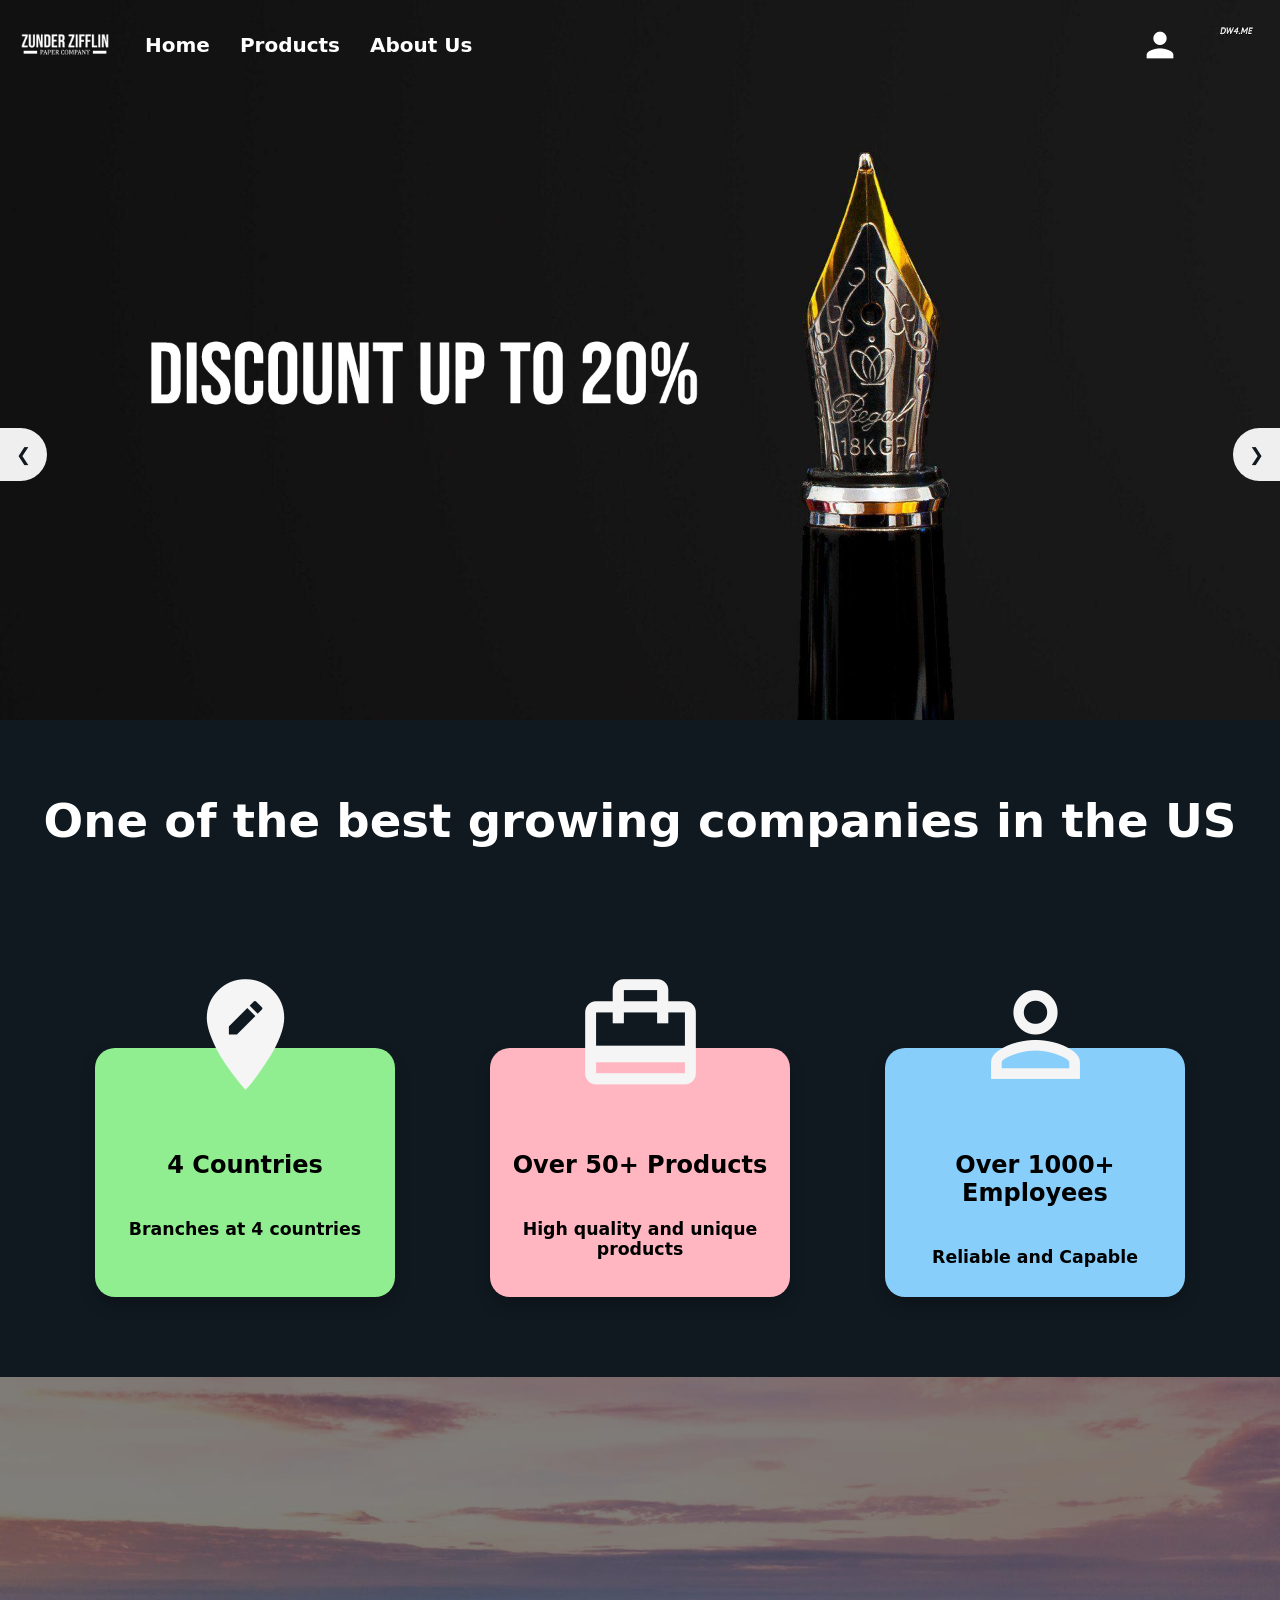
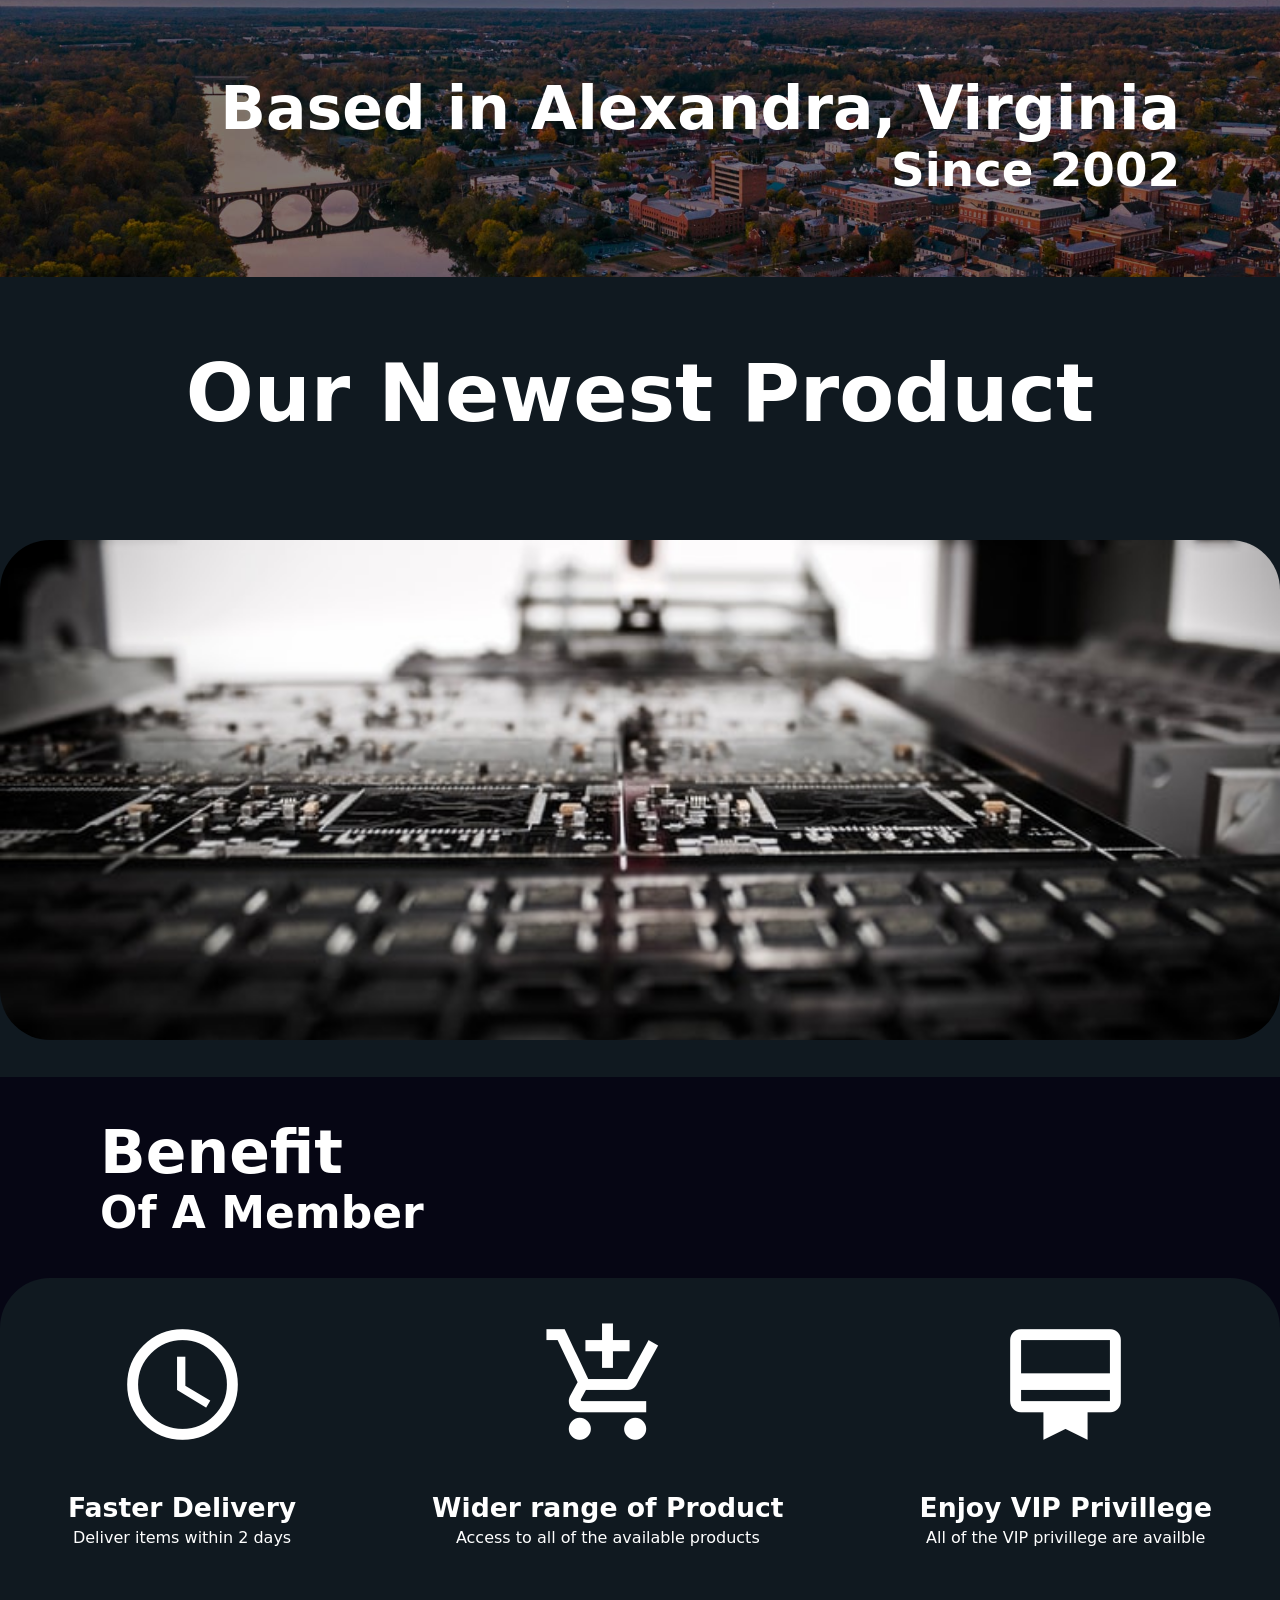
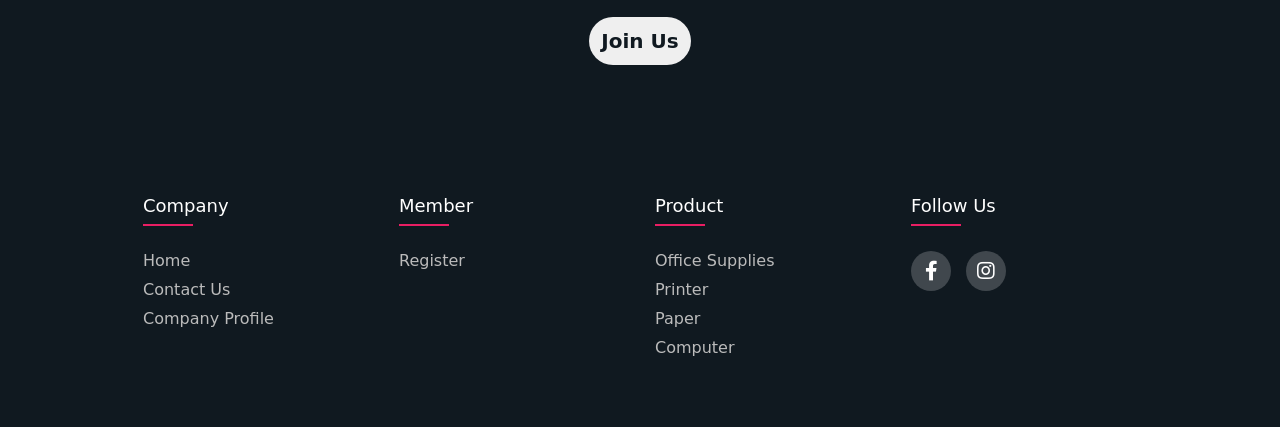
<file: index.html>
<!DOCTYPE html>
<html lang="en">
<head>
    <meta charset="UTF-8">
    <meta http-equiv="X-UA-Compatible" content="IE=edge">
    <meta name="viewport" content="width=device-width, initial-scale=1.0">
    <title>Zunder Zifflin</title>
    <link rel="icon" href="../Images/Header/logo2.png" type = "image/x-icon">
    <link rel="stylesheet" href="../css/HomePage.css">
    <link href="https://fonts.googleapis.com/icon?family=Material+Icons" rel="stylesheet">
    <script defer src="https://code.jquery.com/jquery-3.6.0.min.js"></script>
    <script defer src="../Js/header.js"></script>
    <script defer src="../Js/slide.js"></script>
    <script defer src="../Js/slideshowProduct.js"></script>
    <link rel="stylesheet" type="text/css"
    href="https://cdnjs.cloudflare.com/ajax/libs/font-awesome/5.15.1/css/all.min.css">
</head>
<body>
    <div class="headmain">
        <header class="nav-down transparent">
            <div class="logo">
                <a href="index.html">
                    <img src="../Images/Header/logo2.png" alt="">
                </a>
                <a href="index.html">Home</a>
                <a href="Product.html">Products</a>
                <a href="CompPro.html">About Us</a>
            </div>
            <div class="navbar">
                <i class="material-icons">person</i>
                <div class="content">
                    <a href="Register.html">Register</a>
                    <a href="ContactUs.html">Contact Us</a>
                </div>
            </div>   
        </header>
    </div>
    <div class="headmin">
        <header class="nav-down transparent">
            <div class="logo">
                <a href="index.html">
                    <img src="../Images/Header/logo2.png" alt="">
                </a>
            </div>
            <div class="navbar">
                <i class="material-icons">dehaze</i>
                <div class="content">
                    <a href="index.html">Home</a>
                    <a href="Product.html">Products</a>
                    <a href="CompPro.html">About Us</a>
                    <a href="Register.html">Register</a>
                    <a href="ContactUs.html">Contact Us</a>
                </div>
            </div>   
        </header>
    </div>
    <div class="mid">
        <div class="slideshow">
            <div class="slides">
                <ul>
                    <li class="firstSlider"><a href="Product.html"><img  src="../Images/HomePage/HomePage1.png" alt=""></a></li>
                    <li class="firstSlider"><a href="Product.html"><img src="../Images/HomePage/HomePage2.png" alt=""></a></li>
                    <li class="firstSlider"><a href="Product.html"><img src="../Images/HomePage/HomaPage3.png" alt=""></a></li>
                </ul>
            </div>
            <button id="prev">&#10094;</button>
            <button id="next">&#10095;</button>
        </div>
    </div>
    <h2 class="oneof">One of the best growing companies in the US</h2>
    <div class="ad">     
        <div class="ads firstbox">
            <i class="material-icons">edit_location</i>
            <h4>4 Countries</h4>
            <p>Branches at 4 countries</p>
        </div>
        <div class="ads secondbox">
            <i class="material-icons">card_travel</i>
            <h4>Over 50+ Products</h4>
            <p>High quality and unique products</p>
        </div>
        <div class="ads thirdbox">
            <i class="material-icons">person_outline</i>
            <h4>Over 1000+ Employees</h4>
            <p>Reliable and Capable</p>
        </div>
    </div>
    <div class="based">
        <h2> Based in Alexandra, Virginia</h2>
        <h3>Since 2002</h3>
    </div>
    <div class="showcaseProduct">
        <h2>Our Newest Product</h2>
        <div class="product">
            <img src="../Images/HomePage/HomePage4.jpg" alt="">
            <img src="../Images/HomePage/HomePage5.jpg" alt="">
            <img src="../Images/HomePage/HomePage6.jpg" alt="">
        </div>
        <button><a href="">Purchase Now</a></button>
    </div>
    <div class="benefitContainer">
        <h1>Benefit</h1>
        <h2>Of A Member</h2>
        <div class="benefit">
            <div class="bens">
                <i class="material-icons">access_time</i>
                <h4>Faster Delivery</h4>
                <p>Deliver items within 2 days</p>
            </div>
            <div class="bens">
                <i class="material-icons">add_shopping_cart</i>
                <h4>Wider range of Product</h4>
                <p>Access to all of the available products</p>
            </div>
            <div class="bens">
                <i class="material-icons">card_membership</i>
                <h4>Enjoy VIP Privillege</h4>
                <p>All of the VIP privillege are availble</p>
            </div>
        </div>
        <div class="btnRegis">
            <button><a href="Register.html">Join Us</a></button>
        </div>
    </div>
    
</body>

<footer class="footer">
    <div class="footercontainer">
        <div class="footerrow">
            <div class="footer-col">
                <h4>company</h4>
                <ul>
                    <li><a href="index.html">Home</a></li>
                    <li><a href="ContactUs.html">Contact Us</a></li>
                    <li><a href="CompPro.html">Company Profile</a></li>
                </ul>
            </div>
            <div class="footer-col">
                <h4>Member</h4>
                <ul>
                    <li><a href="Register.html">Register</a></li>
                </ul>
            </div>
            <div class="footer-col">
                <h4>Product</h4>
                <ul>
                    <li><a href="Product.html">Office Supplies</a></li>
                    <li><a href="Product.html">Printer</a></li>
                    <li><a href="Product.html">Paper</a></li>
                    <li><a href="Product.html">Computer</a></li>
                </ul>
            </div>
            <div class="footer-col">
                <h4>Follow Us</h4>
                <div class="social-links">
                    <a href="https://www.facebook.com/"><i class="fab fa-facebook-f"></i></a>
                    <a href="https://www.instagram.com/"><i class="fab fa-instagram"></i></a>
                </div>
            </div>
        </div>
    </div>
</footer>
</html>
</file>
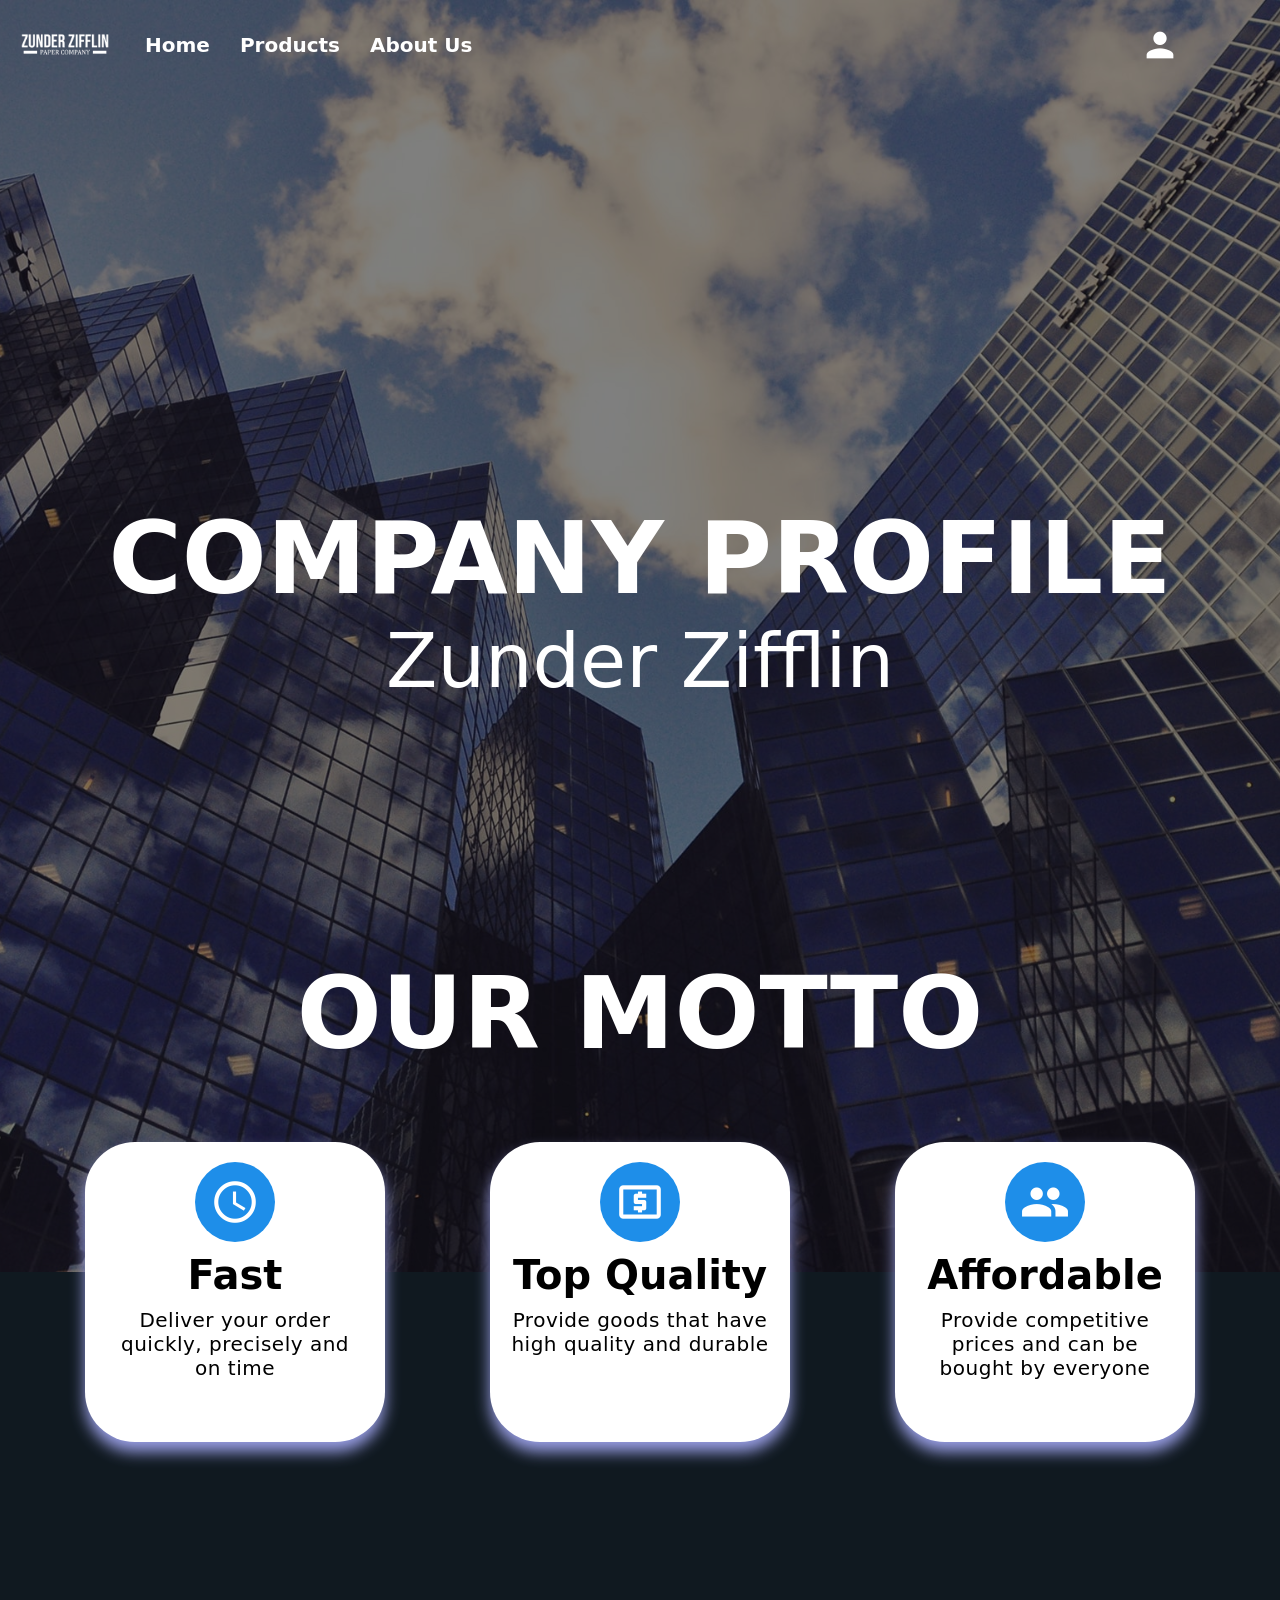
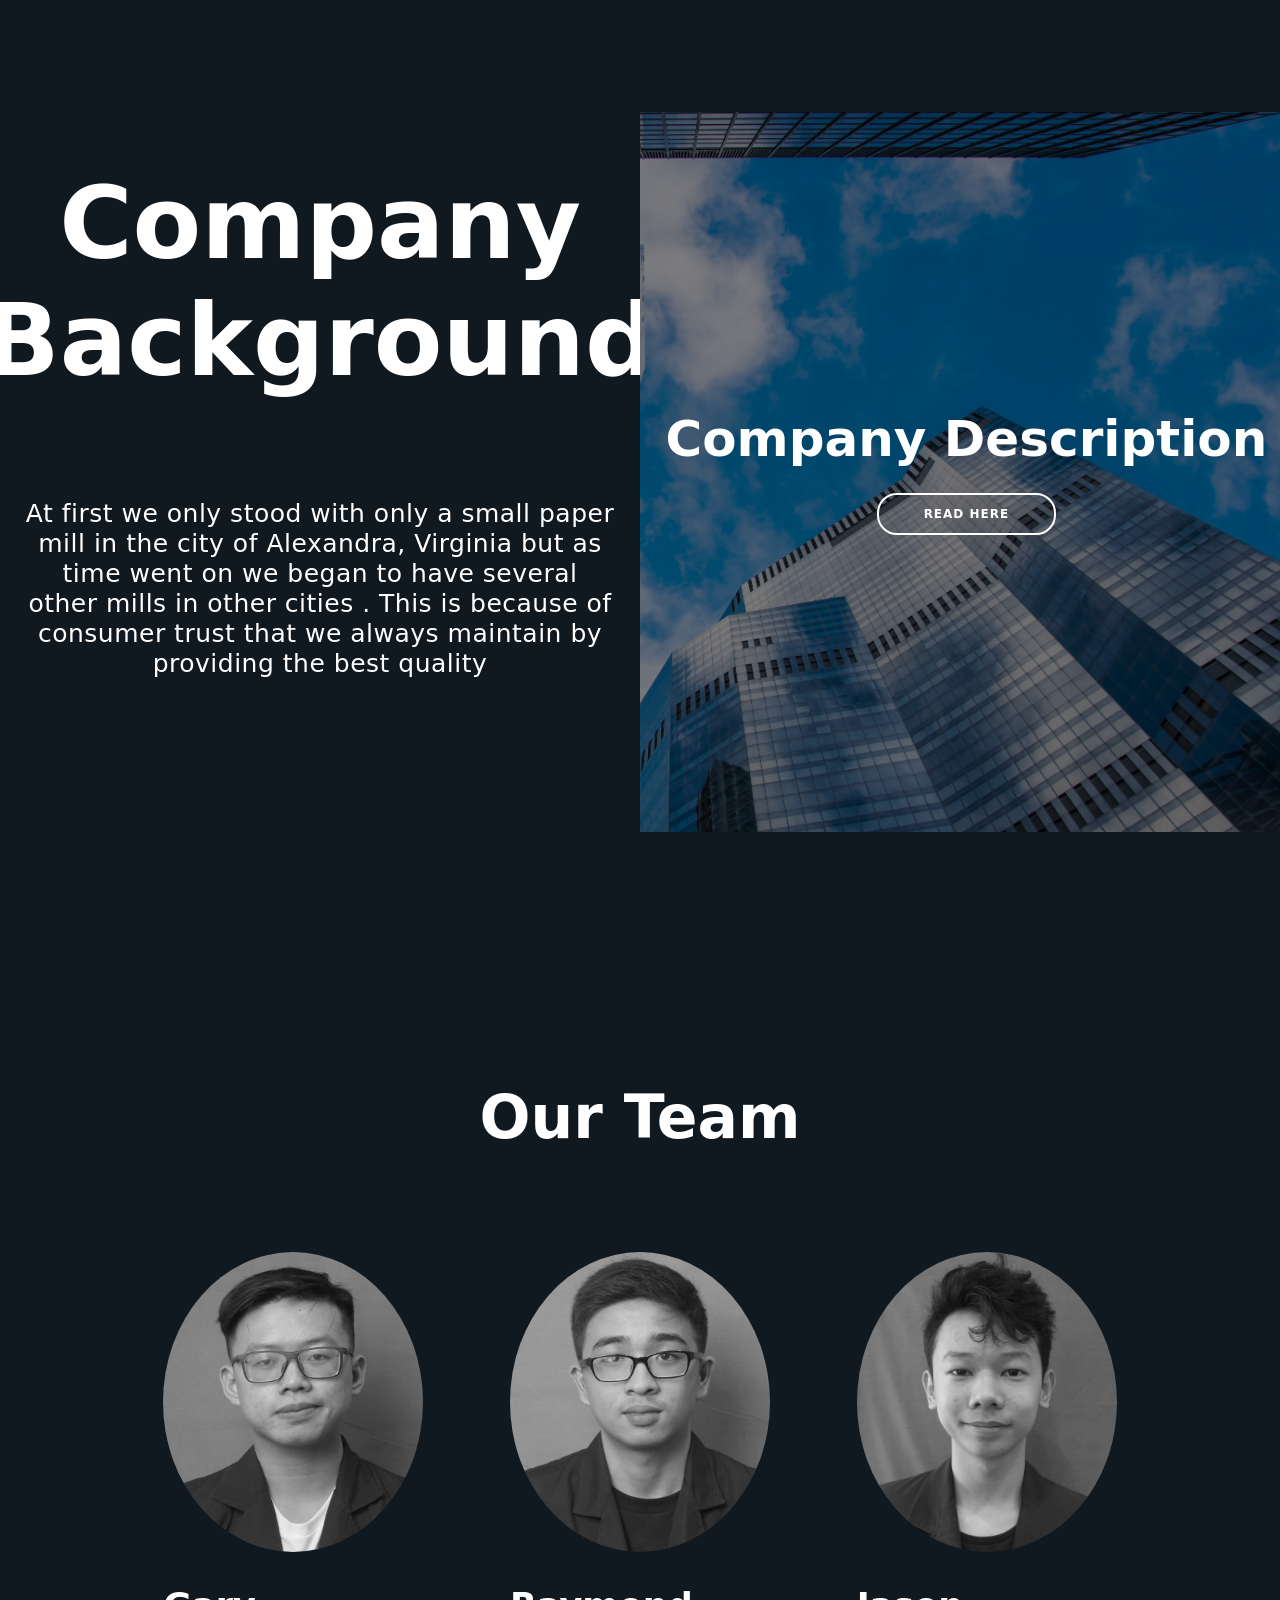
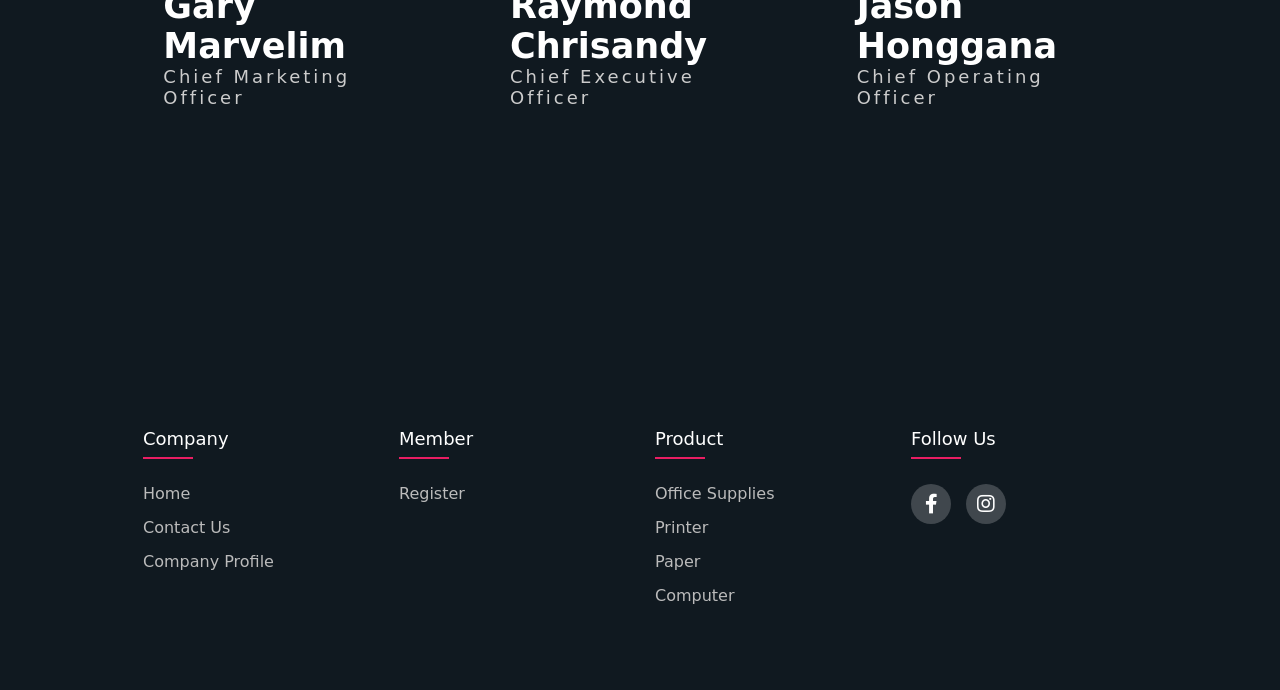
<file: CompPro.html>
<!DOCTYPE html>
<html lang="en">

<head>
    <meta charset="UTF-8">
    <meta http-equiv="X-UA-Compatible" content="IE=edge">
    <meta name="viewport" content="width=device-width, initial-scale=1.0">
    <title>Zunder Zifflin</title>
    <link rel="icon" href="../Images/Header/logo2.png" type="image/x-icon">
    <link rel="stylesheet" href="../css/CompPro.css">
    <script defer src="https://code.jquery.com/jquery-3.6.0.min.js"></script>
    <script defer src="../Js/header.js"></script>
    <link rel="stylesheet" type="text/css"
        href="https://cdnjs.cloudflare.com/ajax/libs/font-awesome/5.15.1/css/all.min.css">
    <script defer src="../Js/CompPro.js"></script>
<link href="https://fonts.googleapis.com/icon?family=Material+Icons" rel="stylesheet">    
</head>

<body>
    <div class="headmain">
        <header class="nav-down transparent">
            <div class="logo">
                <a href="index.html">
                    <img src="../Images/Header/logo2.png" alt="">
                </a>
                <a href="index.html">Home</a>
                <a href="Product.html">Products</a>
                <a href="CompPro.html">About Us</a>
            </div>
            <div class="navbar">
                <i class="material-icons">person</i>
                <div class="content">
                    <a href="Register.html">Register</a>
                    <a href="ContactUs.html">Contact Us</a>
                </div>
            </div>   
        </header>
    </div>
    <div class="headmin">
        <header class="nav-down transparent">
            <div class="logo">
                <a href="HomePage.html">
                    <img src="../Images/Header/logo2.png" alt="">
                </a>
            </div>
            <div class="navbar">
                <i class="material-icons">dehaze</i>
                <div class="content">
                    <a href="HomePage.html">Home</a>
                    <a href="Product.html">Products</a>
                    <a href="CompPro.html">About Us</a>
                    <a href="Register.html">Register</a>
                    <a href="ContactUs.html">Contact Us</a>
                </div>
            </div>   
        </header>
    </div>



    <div class="top">
        <div class="Judul">COMPANY PROFILE</div>
        <div class="CompName">Zunder Zifflin</div>
        <div class="subjudul">OUR MOTTO</div>
    </div>

    <div class="mid">
        <div class="motocontainer">
            <div class="motobox">
                <div class="motoicon">
                    <i class="material-icons">access_time</i>
                </div>
                <div class="motocontent">
                    <h3>Fast</h3>
                    <p>Deliver your order quickly, precisely and on time</p>
                </div>
            </div>
            <div class="motobox">
                <div class="motoicon">
                    <i class="material-icons">local_atm</i>
                </div>
                <div class="motocontent">
                    <h3>Top Quality</h3>
                    <p>Provide goods that have high quality and durable</p>
                </div>
            </div>

            <div class="motobox">
                <div class="motoicon"> <i class="material-icons">people</i></div>
                <div class="motocontent">
                    <h3>Affordable</h3>
                    <p>Provide competitive prices and can be bought by everyone</p>
                </div>
            </div>
        </div>

    </div>




    <div class="container" id="container">
        <div class="dbcont desc-container">
            <div class="dbgcont">
                <h1>Company Description</h1>
                <p>We are a multinational paper company that was founded in November 2002 at this time we have supplied
                    more than 10000 offices around the world not only with paper but other items such as printers,
                    office equipment and many more, at this time we already have around 2500 employees located in more
                    than 10 countries with this we aim to be the largest supplier worldwide</p>
            </div>
        </div>
        <div class="dbcont back-container">
            <div class="dbgcont">
                <h1>Company Background</h1>
                <p> At first we only stood with only a small paper mill in the city of Alexandra, Virginia but as time
                    went on we began to have several other mills in other cities . This is because of consumer trust
                    that we always maintain by providing the best quality</p>
            </div>
        </div>
        <div class="overlay-container">
            <div class="overlay">
                <div class="overlay-panel overlay-left">
                    <h1>Company Background</h1>
                    <button class="ghost" id="desc">Read Here</button>
                </div>
                <div class="overlay-panel overlay-right">
                    <h1>Company Description</h1>
                    <button class="ghost" id="back">Read Here</button>
                </div>
            </div>
        </div>
    </div>


    <div class="bot">
        <div class="botcontainer">
            <h1 class="bothead">Our Team</h1>

            <div class="profiles">
                <div class="profile">
                    <img src="../Images/ComPro/GM.jpg" class="profile-img">

                    <h3 class="botnama">Gary Marvelim</h3>
                    <h5>Chief Marketing Officer</h5>

                </div>
                <div class="profile">
                    <img src="../Images/ComPro/Momin.jpg" class="profile-img">

                    <h3 class="botnama">Raymond Chrisandy</h3>
                    <h5>Chief Executive Officer</h5>

                </div>
                <div class="profile">
                    <img src="../Images/ComPro/JB.jpg" class="profile-img">

                    <h3 class="botnama">Jason Honggana</h3>
                    <h5>Chief Operating Officer</h5>

                </div>
            </div>
        </div>


    </div>



</body>
<footer class="footer">
    <div class="footercontainer">
        <div class="footerrow">
            <div class="footer-col">
                <h4>company</h4>
                <ul>
                    <li><a href="index.html">Home</a></li>
                    <li><a href="ContactUs.html">Contact Us</a></li>
                    <li><a href="CompPro.html">Company Profile</a></li>
                </ul>
            </div>
            <div class="footer-col">
                <h4>Member</h4>
                <ul>
                    <li><a href="Register.html">Register</a></li>
                </ul>
            </div>
            <div class="footer-col">
                <h4>Product</h4>
                <ul>
                    <li><a href="Product.html">Office Supplies</a></li>
                    <li><a href="Product.html">Printer</a></li>
                    <li><a href="Product.html">Paper</a></li>
                    <li><a href="Product.html">Computer</a></li>
                </ul>
            </div>
            <div class="footer-col">
                <h4>Follow Us</h4>
                <div class="social-links">
                    <a href="https://www.facebook.com/"><i class="fab fa-facebook-f"></i></a>
                    <a href="https://www.instagram.com/"><i class="fab fa-instagram"></i></a>
                </div>
            </div>
        </div>
    </div>
</footer>

</html>
</file>
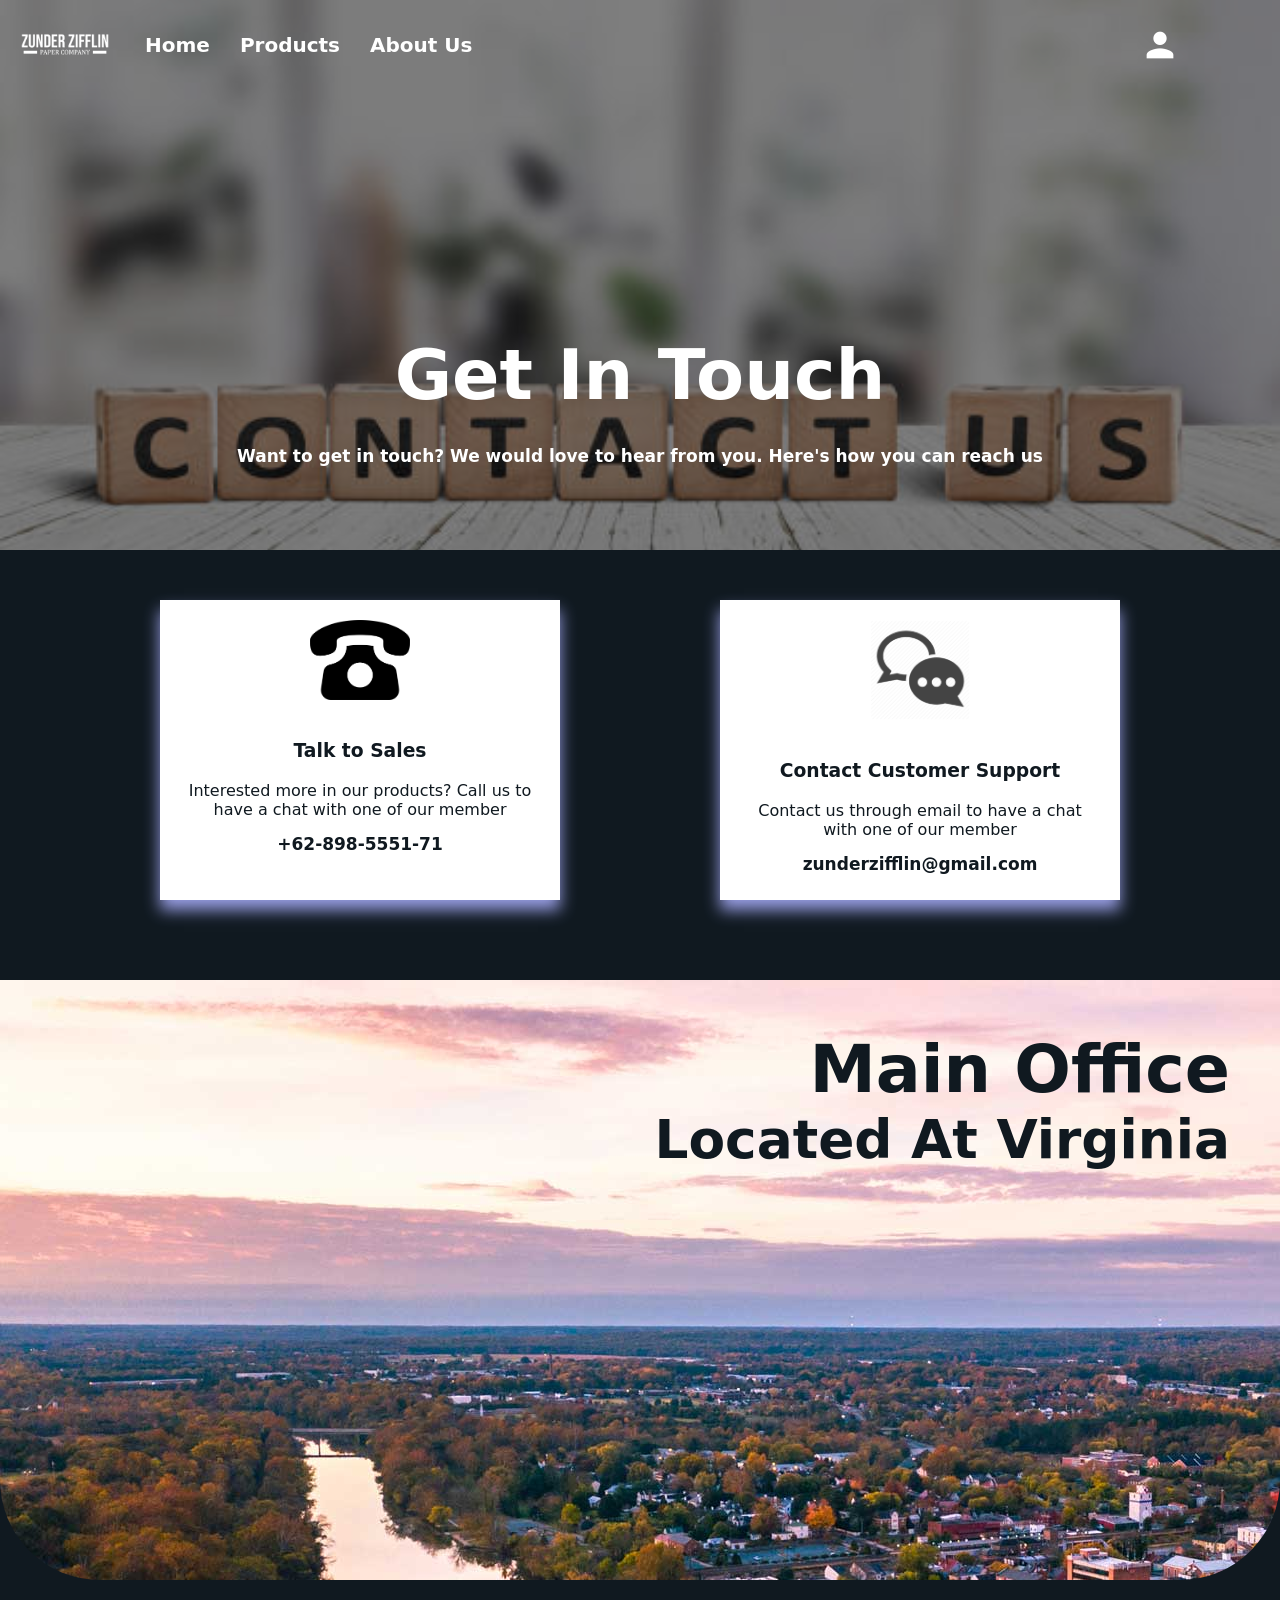
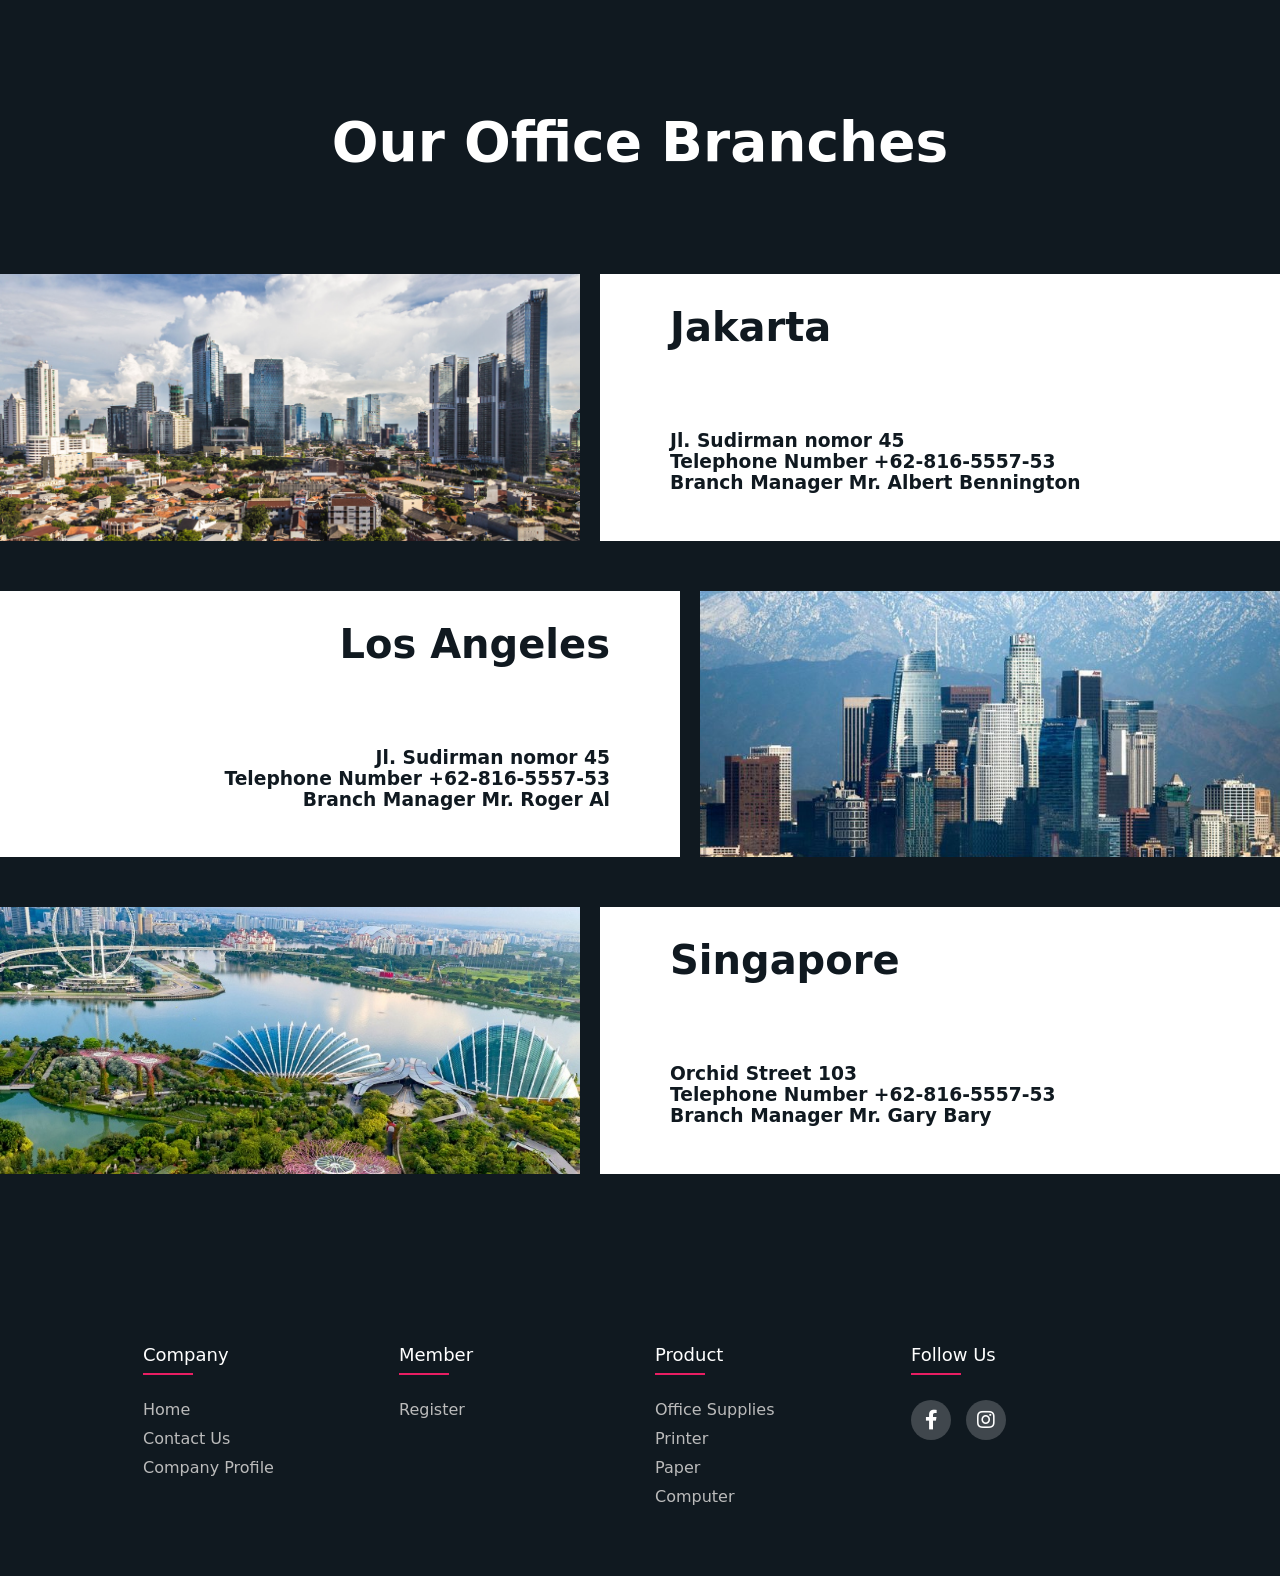
<file: ContactUs.html>
<!DOCTYPE html>
<html lang="en">
<head>
    <meta charset="UTF-8">
    <meta http-equiv="X-UA-Compatible" content="IE=edge">
    <meta name="viewport" content="width=device-width, initial-scale=1.0">
    <title>Zunder Zifflin</title>
    <link href="https://fonts.googleapis.com/icon?family=Material+Icons" rel="stylesheet">
    <link rel="icon" href="../Images/Header/logo2.png" type = "image/x-icon">
    <script defer src="https://code.jquery.com/jquery-3.6.0.min.js"></script>
    <link rel="stylesheet" href="../css/ContactUs.css">
    <script defer src="../Js/header.js"></script>
    <link rel="stylesheet" type="text/css"
    href="https://cdnjs.cloudflare.com/ajax/libs/font-awesome/5.15.1/css/all.min.css">
</head>
<body>
    <div class="headmain">
        <header class="nav-down transparent">
            <div class="logo">
                <a href="index.html">
                    <img src="../Images/Header/logo2.png" alt="">
                </a>
                <a href="index.html">Home</a>
                <a href="Product.html">Products</a>
                <a href="CompPro.html">About Us</a>
            </div>
            <div class="navbar">
                <i class="material-icons">person</i>
                <div class="content">
                    <a href="Register.html">Register</a>
                    <a href="ContactUs.html">Contact Us</a>
                </div>
            </div>   
        </header>
    </div>
    <div class="headmin">
        <header class="nav-down transparent">
            <div class="logo">
                <a href="HomePage.html">
                    <img src="../Images/Header/logo2.png" alt="">
                </a>
            </div>
            <div class="navbar">
                <i class="material-icons">dehaze</i>
                <div class="content">
                    <a href="HomePage.html">Home</a>
                    <a href="Product.html">Products</a>
                    <a href="CompPro.html">About Us</a>
                    <a href="Register.html">Register</a>
                    <a href="ContactUs.html">Contact Us</a>
                </div>
            </div>   
        </header>
    </div>
    <div class="mid">
        <h1>Get In Touch</h1>
        <h4>Want to get in touch? We would love to hear from you. Here's how you can reach us</h4>
    </div>
    <div class="parentbox">
        <div class="box">
            <img src="../Images/ContactUs/phone.png" alt="">
            <h3>Talk to Sales</h3>
            <p>Interested more in our products? Call us to have a chat with one of our member</p>
            <h5>+62-898-5551-71</h5>
        </div>
        <div class="box">
            <img src="../Images/ContactUs/chat.png" alt="">
            <h3>Contact Customer Support</h3>
            <p>Contact us through email to have a chat with one of our member</p>
            <h5>zunderzifflin@gmail.com</h5>
        </div>
    </div>
    <div class="hqwrap">
        <div class="hq">
            <h2>Main Office</h2>
            <h3>Located At Virginia</h3>
        </div>
    </div>
    <div class="branch">    
        <h2>Our Office Branches</h2>
        <div class="showcase1">
            <img src="../Images/ContactUs/jakarta.jpg" alt="">
            <div class="details">
                <h3>Jakarta</h3>
                <p>Jl. Sudirman nomor 45</p>
                <p>Telephone Number +62-816-5557-53</p>
                <p>Branch Manager Mr. Albert Bennington</p>
            </div>
        </div>
        <div class="showcase2">
            <img src="../Images/ContactUs/LA.jpg" alt="">
            <div class="details">
                <h3>Los Angeles</h3>
                <p>Jl. Sudirman nomor 45</p>
                <p>Telephone Number +62-816-5557-53</p>
                <p>Branch Manager Mr. Roger Al</p>
            </div>
        </div>
        <div class="showcase3">
            <img src="../Images/ContactUs/singapore.jpg" alt="">
            <div class="details">
                <h3>Singapore</h3>
                <p>Orchid Street 103</p>
                <p>Telephone Number +62-816-5557-53</p>
                <p>Branch Manager Mr. Gary Bary</p>
            </div>
        </div>
    </div>
    <div class="space">
        <p></p>
    </div>
</body>
<footer class="footer">
    <div class="footercontainer">
        <div class="footerrow">
            <div class="footer-col">
                <h4>company</h4>
                <ul>
                    <li><a href="HomePage.html">Home</a></li>
                    <li><a href="ContactUs.html">Contact Us</a></li>
                    <li><a href="CompPro.html">Company Profile</a></li>
                </ul>
            </div>
            <div class="footer-col">
                <h4>Member</h4>
                <ul>
                    <li><a href="Register.html">Register</a></li>
                </ul>
            </div>
            <div class="footer-col">
                <h4>Product</h4>
                <ul>
                    <li><a href="Product.html">Office Supplies</a></li>
                    <li><a href="Product.html">Printer</a></li>
                    <li><a href="Product.html">Paper</a></li>
                    <li><a href="Product.html">Computer</a></li>
                </ul>
            </div>
            <div class="footer-col">
                <h4>Follow Us</h4>
                <div class="social-links">
                    <a href="https://www.facebook.com/"><i class="fab fa-facebook-f"></i></a>
                    <a href="https://www.instagram.com/"><i class="fab fa-instagram"></i></a>
                </div>
            </div>
        </div>
    </div>
</footer>
</html>
</file>
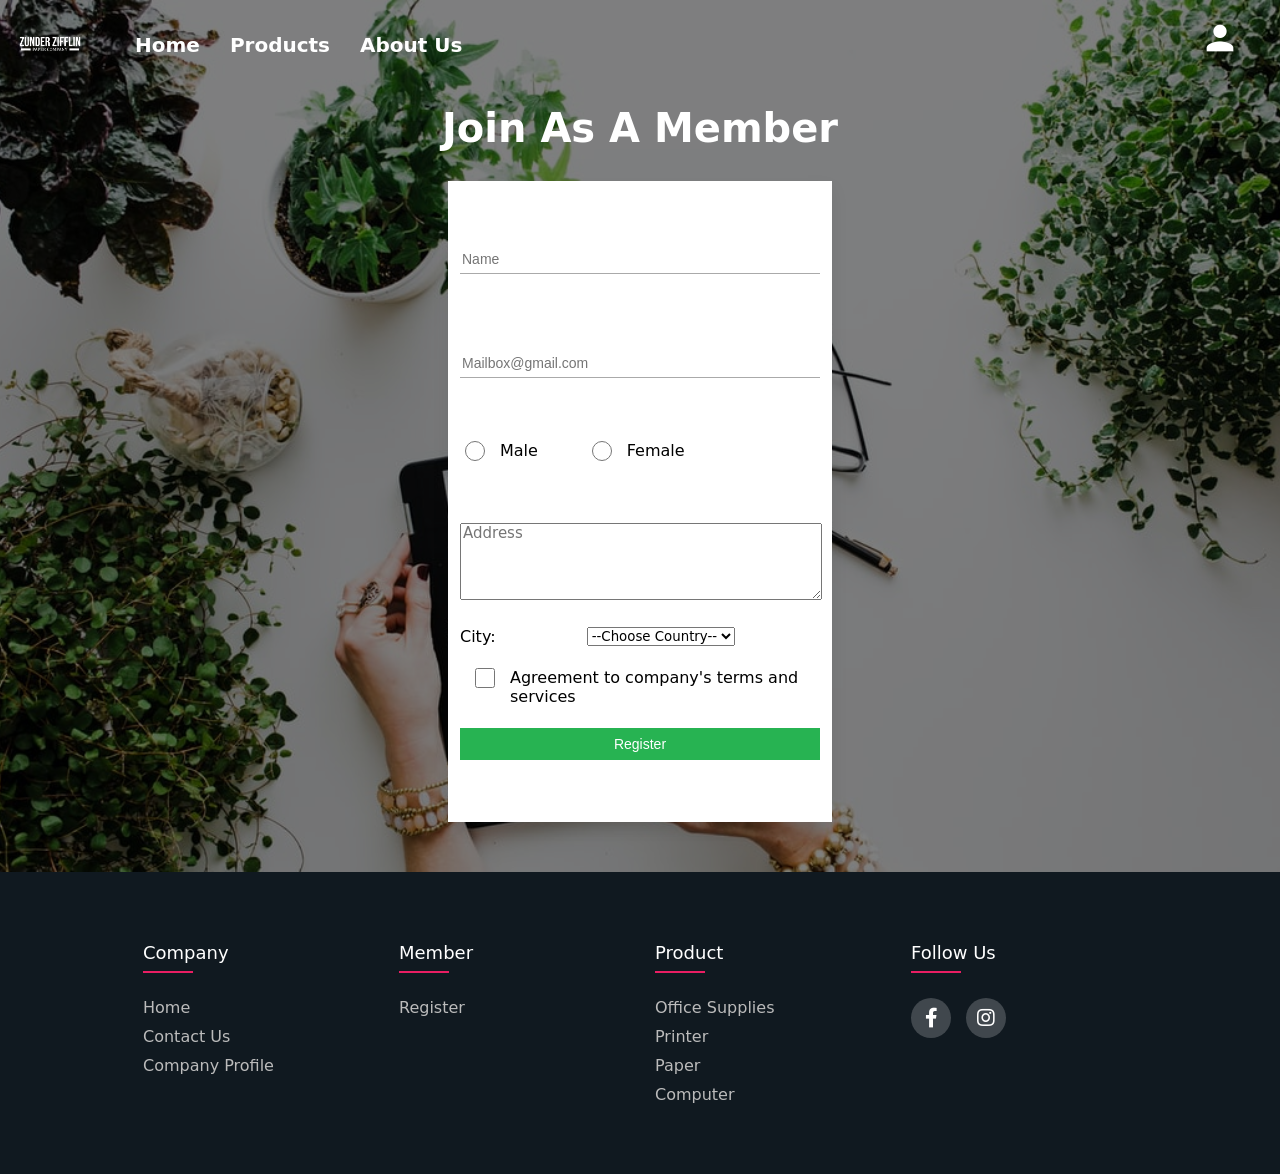
<file: Register.html>
<!DOCTYPE html>
<html lang="en">
<head>
    <meta charset="UTF-8">
    <meta http-equiv="X-UA-Compatible" content="IE=edge">
    <meta name="viewport" content="width=device-width, initial-scale=1.0">
    <title>Zunder Zifflin</title>
    <link rel="icon" href="../Images/Header/logo2.png" type = "image/x-icon">
    <link rel="stylesheet" href="../css/Register.css">
    <script defer src="https://code.jquery.com/jquery-3.6.0.min.js"></script>
    <script defer src="../Js/User.js"></script>
    <script defer src="../Js/header.js"></script>
    <link rel="stylesheet" type="text/css"
        href="https://cdnjs.cloudflare.com/ajax/libs/font-awesome/5.15.1/css/all.min.css">
    <script defer src="../Js/CompPro.js"></script>
<link href="https://fonts.googleapis.com/icon?family=Material+Icons" rel="stylesheet"> 
</head>
<body>
    <div class="headmain">
        <header class="nav-down transparent">
            <div class="logo">
                <a href="index.html">
                    <img src="../Images/Header/logo2.png" alt="">
                </a>
                <a href="index.html">Home</a>
                <a href="Product.html">Products</a>
                <a href="CompPro.html">About Us</a>
            </div>
            <div class="navbar">
                <i class="material-icons">person</i>
                <div class="content">
                    <a href="Register.html">Register</a>
                    <a href="ContactUs.html">Contact Us</a>
                </div>
            </div>   
        </header>
    </div>
    <div class="headmin">
        <header class="nav-down transparent">
            <div class="logo">
                <a href="HomePage.html">
                    <img src="../Images/Header/logo2.png" alt="">
                </a>
            </div>
            <div class="navbar">
                <i class="material-icons">dehaze</i>
                <div class="content">
                    <a href="HomePage.html">Home</a>
                    <a href="Product.html">Products</a>
                    <a href="CompPro.html">About Us</a>
                    <a href="Register.html">Register</a>
                    <a href="ContactUs.html">Contact Us</a>
                </div>
            </div>   
        </header>
    </div>

    <div class="main">
        <h1>Join As A Member</h1>
        <div class="container">
            <table>
                <!-- direct ke home -->
                <form name="RegistForm" action="../html/Register.html">
                    <tr>
                        <td colspan="2">
                            <input type="text" id="username" placeholder="Name">
                        </td>
                    </tr>
                    <tr>
                        <td colspan="2">
                            <input type="email" id="email" placeholder="Mailbox@gmail.com" name="mail">
                        </td>
                    </tr>
                    <tr class="gender">
                        <td>
                            <input type="radio" name="gender" id="regis_male">Male
                        </td>
                        <td>
                            <input type="radio" name="gender" id="regis_female">Female
                        </td>
                    </tr>     
                    <tr>
                        <td colspan="2">
                            <textarea name="address" id="address" cols="55" rows="5" placeholder="Address"></textarea>
                        </td>
                    </tr>
                    <tr>
                        <td>City:</td>
                        <td>
                            <select name="City" id="city">
                                <option value="">--Choose Country--</option>
                                <option value="Jakarta">Jakarta</option>
                                <option value="Tangerang">Tangerang</option>
                                <option value="Manado">Manado</option>
                            </select>
                        </td>
                    </tr>
                    <tr>
                        <td colspan="2">
                            <input type="checkbox" name="Agreement" id="agreement"> Agreement to company's terms and services  
                        </td>
                    </tr>
                    <tr class="submit">
                        <td colspan="2">
                            <input type="submit" value="Register" onclick="validate()">
                        </td>
                    </tr>
                    
                </form>
                
            </table>
            
        </div>
    </div>
    <footer class="footer">
        <div class="footercontainer">
            <div class="footerrow">
                <div class="footer-col">
                    <h4>company</h4>
                    <ul>
                        <li><a href="index.html">Home</a></li>
                        <li><a href="ContactUs.html">Contact Us</a></li>
                        <li><a href="CompPro.html">Company Profile</a></li>
                    </ul>
                </div>
                <div class="footer-col">
                    <h4>Member</h4>
                    <ul>
                        <li><a href="Register.html">Register</a></li>
                    </ul>
                </div>
                <div class="footer-col">
                    <h4>Product</h4>
                    <ul>
                        <li><a href="Product.html">Office Supplies</a></li>
                        <li><a href="Product.html">Printer</a></li>
                        <li><a href="Product.html">Paper</a></li>
                        <li><a href="Product.html">Computer</a></li>
                    </ul>
                </div>
                <div class="footer-col">
                    <h4>Follow Us</h4>
                    <div class="social-links">
                        <a href="https://www.facebook.com/"><i class="fab fa-facebook-f"></i></a>
                        <a href="https://www.instagram.com/"><i class="fab fa-instagram"></i></a>
                    </div>
                </div>
            </div>
        </div>
    </footer>
 </body>
 </html>
</file>
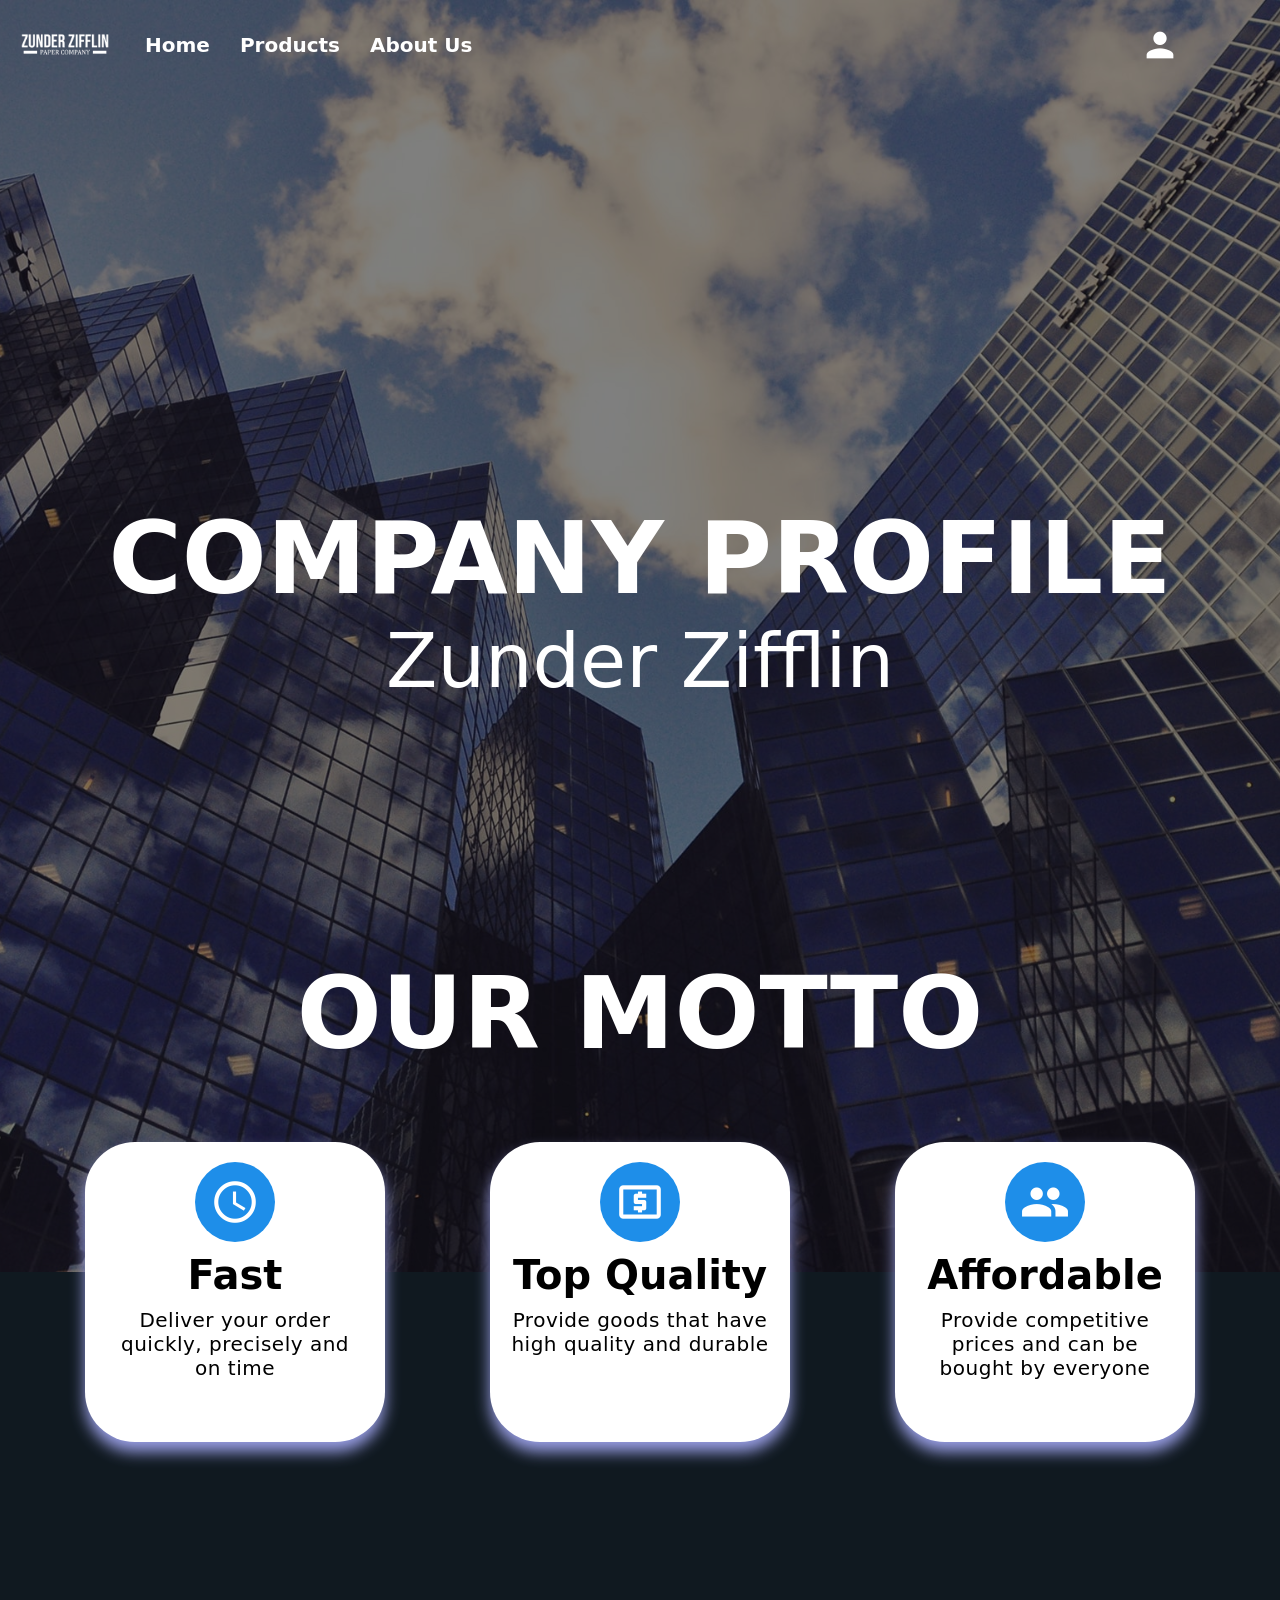
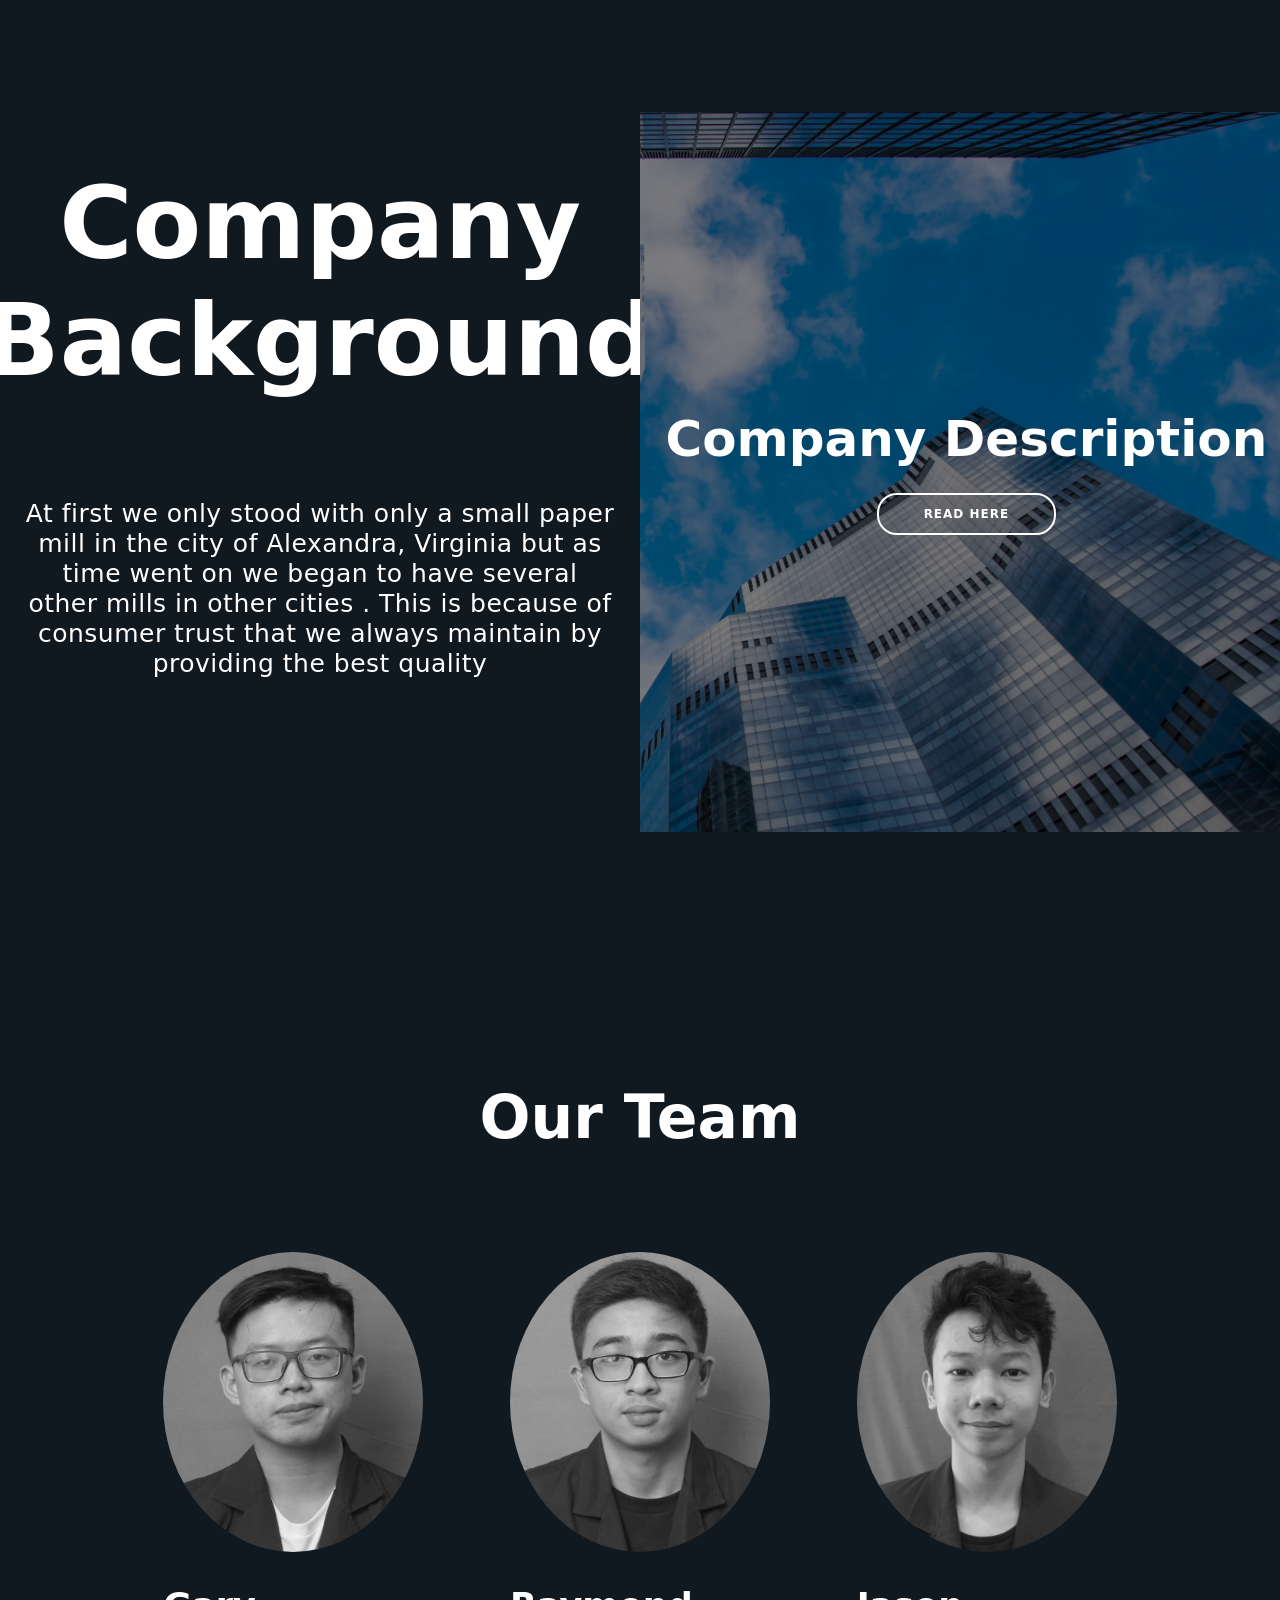
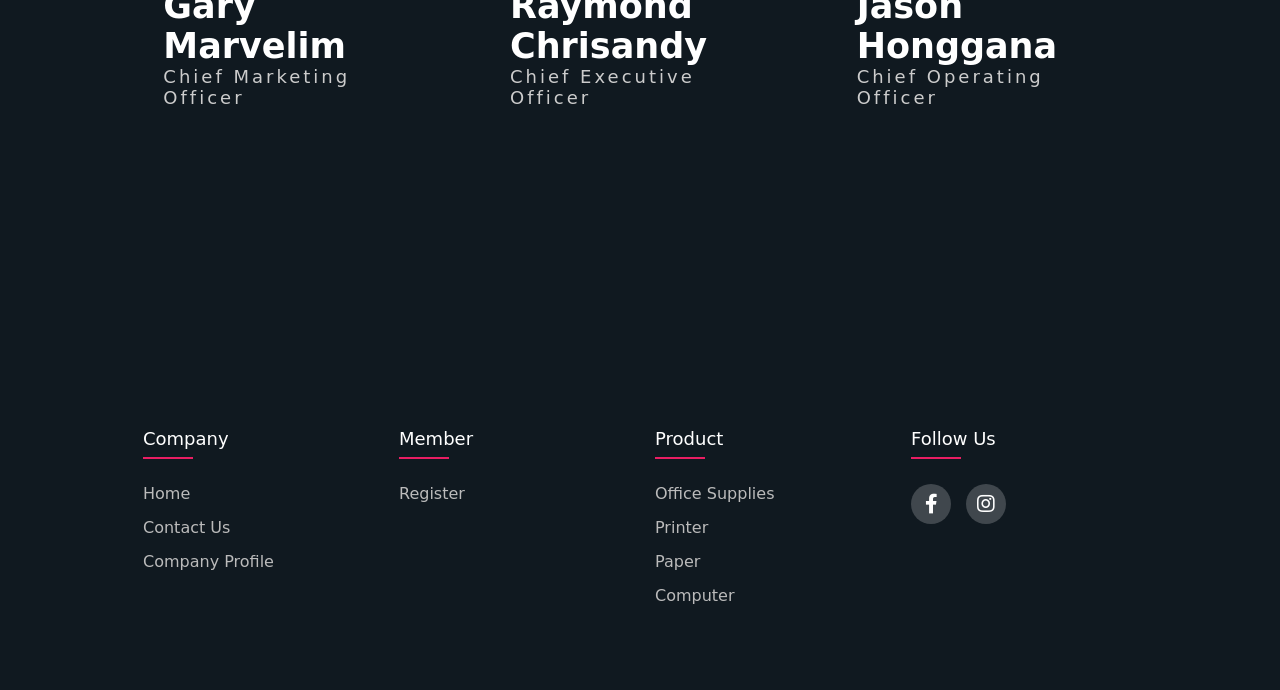
<file: html/CompPro.html>
<!DOCTYPE html>
<html lang="en">

<head>
    <meta charset="UTF-8">
    <meta http-equiv="X-UA-Compatible" content="IE=edge">
    <meta name="viewport" content="width=device-width, initial-scale=1.0">
    <title>Zunder Zifflin</title>
    <link rel="icon" href="../Images/Header/logo2.png" type="image/x-icon">
    <link rel="stylesheet" href="../css/CompPro.css">
    <script defer src="https://code.jquery.com/jquery-3.6.0.min.js"></script>
    <script defer src="../Js/header.js"></script>
    <link rel="stylesheet" type="text/css"
        href="https://cdnjs.cloudflare.com/ajax/libs/font-awesome/5.15.1/css/all.min.css">
    <script defer src="../Js/CompPro.js"></script>
<link href="https://fonts.googleapis.com/icon?family=Material+Icons" rel="stylesheet">    
</head>

<body>
    <div class="headmain">
        <header class="nav-down transparent">
            <div class="logo">
                <a href="HomePage.html">
                    <img src="../Images/Header/logo2.png" alt="">
                </a>
                <a href="HomePage.html">Home</a>
                <a href="Product.html">Products</a>
                <a href="CompPro.html">About Us</a>
            </div>
            <div class="navbar">
                <i class="material-icons">person</i>
                <div class="content">
                    <a href="Register.html">Register</a>
                    <a href="ContactUs.html">Contact Us</a>
                </div>
            </div>   
        </header>
    </div>
    <div class="headmin">
        <header class="nav-down transparent">
            <div class="logo">
                <a href="HomePage.html">
                    <img src="../Images/Header/logo2.png" alt="">
                </a>
            </div>
            <div class="navbar">
                <i class="material-icons">dehaze</i>
                <div class="content">
                    <a href="HomePage.html">Home</a>
                    <a href="Product.html">Products</a>
                    <a href="CompPro.html">About Us</a>
                    <a href="Register.html">Register</a>
                    <a href="ContactUs.html">Contact Us</a>
                </div>
            </div>   
        </header>
    </div>



    <div class="top">
        <div class="Judul">COMPANY PROFILE</div>
        <div class="CompName">Zunder Zifflin</div>
        <div class="subjudul">OUR MOTTO</div>
    </div>

    <div class="mid">
        <div class="motocontainer">
            <div class="motobox">
                <div class="motoicon">
                    <i class="material-icons">access_time</i>
                </div>
                <div class="motocontent">
                    <h3>Fast</h3>
                    <p>Deliver your order quickly, precisely and on time</p>
                </div>
            </div>
            <div class="motobox">
                <div class="motoicon">
                    <i class="material-icons">local_atm</i>
                </div>
                <div class="motocontent">
                    <h3>Top Quality</h3>
                    <p>Provide goods that have high quality and durable</p>
                </div>
            </div>

            <div class="motobox">
                <div class="motoicon"> <i class="material-icons">people</i></div>
                <div class="motocontent">
                    <h3>Affordable</h3>
                    <p>Provide competitive prices and can be bought by everyone</p>
                </div>
            </div>
        </div>

    </div>




    <div class="container" id="container">
        <div class="dbcont desc-container">
            <div class="dbgcont">
                <h1>Company Description</h1>
                <p>We are a multinational paper company that was founded in November 2002 at this time we have supplied
                    more than 10000 offices around the world not only with paper but other items such as printers,
                    office equipment and many more, at this time we already have around 2500 employees located in more
                    than 10 countries with this we aim to be the largest supplier worldwide</p>
            </div>
        </div>
        <div class="dbcont back-container">
            <div class="dbgcont">
                <h1>Company Background</h1>
                <p> At first we only stood with only a small paper mill in the city of Alexandra, Virginia but as time
                    went on we began to have several other mills in other cities . This is because of consumer trust
                    that we always maintain by providing the best quality</p>
            </div>
        </div>
        <div class="overlay-container">
            <div class="overlay">
                <div class="overlay-panel overlay-left">
                    <h1>Company Background</h1>
                    <button class="ghost" id="desc">Read Here</button>
                </div>
                <div class="overlay-panel overlay-right">
                    <h1>Company Description</h1>
                    <button class="ghost" id="back">Read Here</button>
                </div>
            </div>
        </div>
    </div>


    <div class="bot">
        <div class="botcontainer">
            <h1 class="bothead">Our Team</h1>

            <div class="profiles">
                <div class="profile">
                    <img src="../Images/ComPro/GM.jpg" class="profile-img">

                    <h3 class="botnama">Gary Marvelim</h3>
                    <h5>Chief Marketing Officer</h5>

                </div>
                <div class="profile">
                    <img src="../Images/ComPro/Momin.jpg" class="profile-img">

                    <h3 class="botnama">Raymond Chrisandy</h3>
                    <h5>Chief Executive Officer</h5>

                </div>
                <div class="profile">
                    <img src="../Images/ComPro/JB.jpg" class="profile-img">

                    <h3 class="botnama">Jason Honggana</h3>
                    <h5>Chief Operating Officer</h5>

                </div>
            </div>
        </div>


    </div>



</body>
<footer class="footer">
    <div class="footercontainer">
        <div class="footerrow">
            <div class="footer-col">
                <h4>company</h4>
                <ul>
                    <li><a href="HomePage.html">Home</a></li>
                    <li><a href="ContactUs.html">Contact Us</a></li>
                    <li><a href="CompPro.html">Company Profile</a></li>
                </ul>
            </div>
            <div class="footer-col">
                <h4>Member</h4>
                <ul>
                    <li><a href="Register.html">Register</a></li>
                </ul>
            </div>
            <div class="footer-col">
                <h4>Product</h4>
                <ul>
                    <li><a href="Product.html">Office Supplies</a></li>
                    <li><a href="Product.html">Printer</a></li>
                    <li><a href="Product.html">Paper</a></li>
                    <li><a href="Product.html">Computer</a></li>
                </ul>
            </div>
            <div class="footer-col">
                <h4>Follow Us</h4>
                <div class="social-links">
                    <a href="https://www.facebook.com/"><i class="fab fa-facebook-f"></i></a>
                    <a href="https://www.instagram.com/"><i class="fab fa-instagram"></i></a>
                </div>
            </div>
        </div>
    </div>
</footer>

</html>
</file>
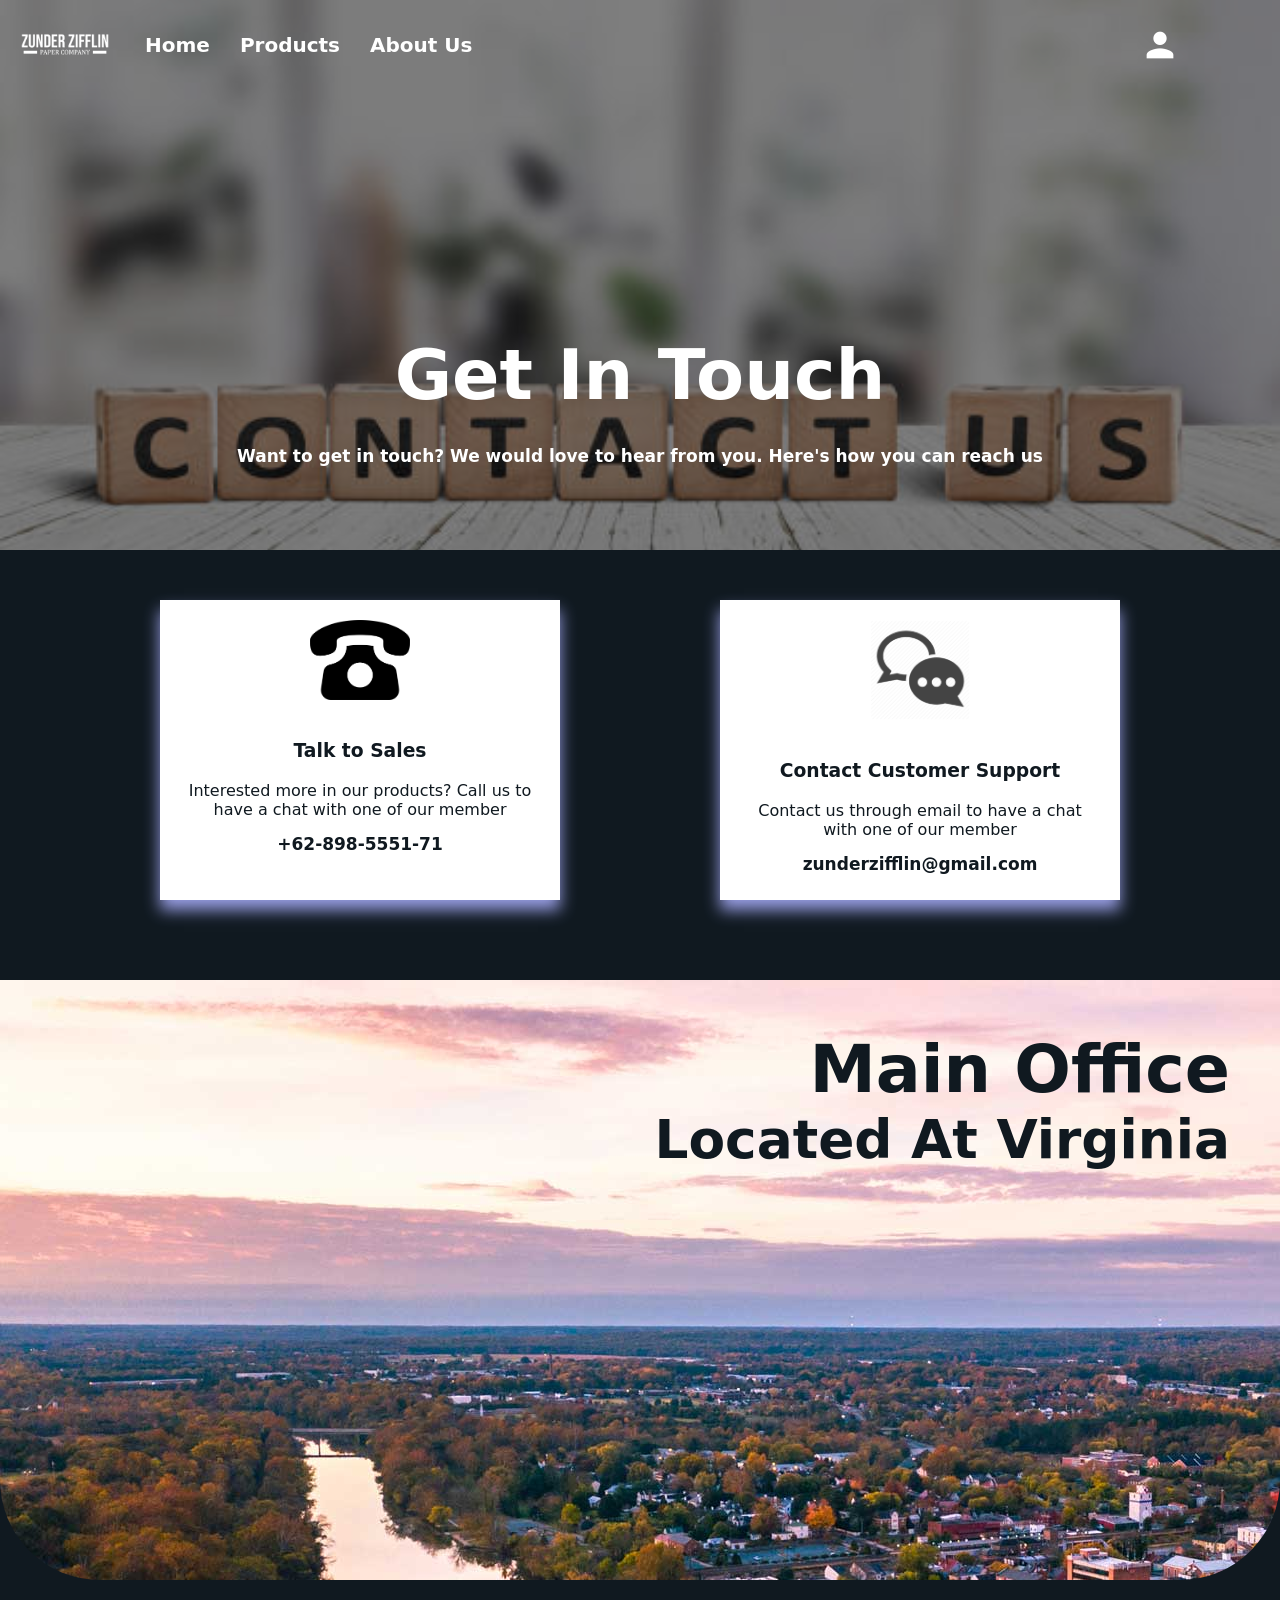
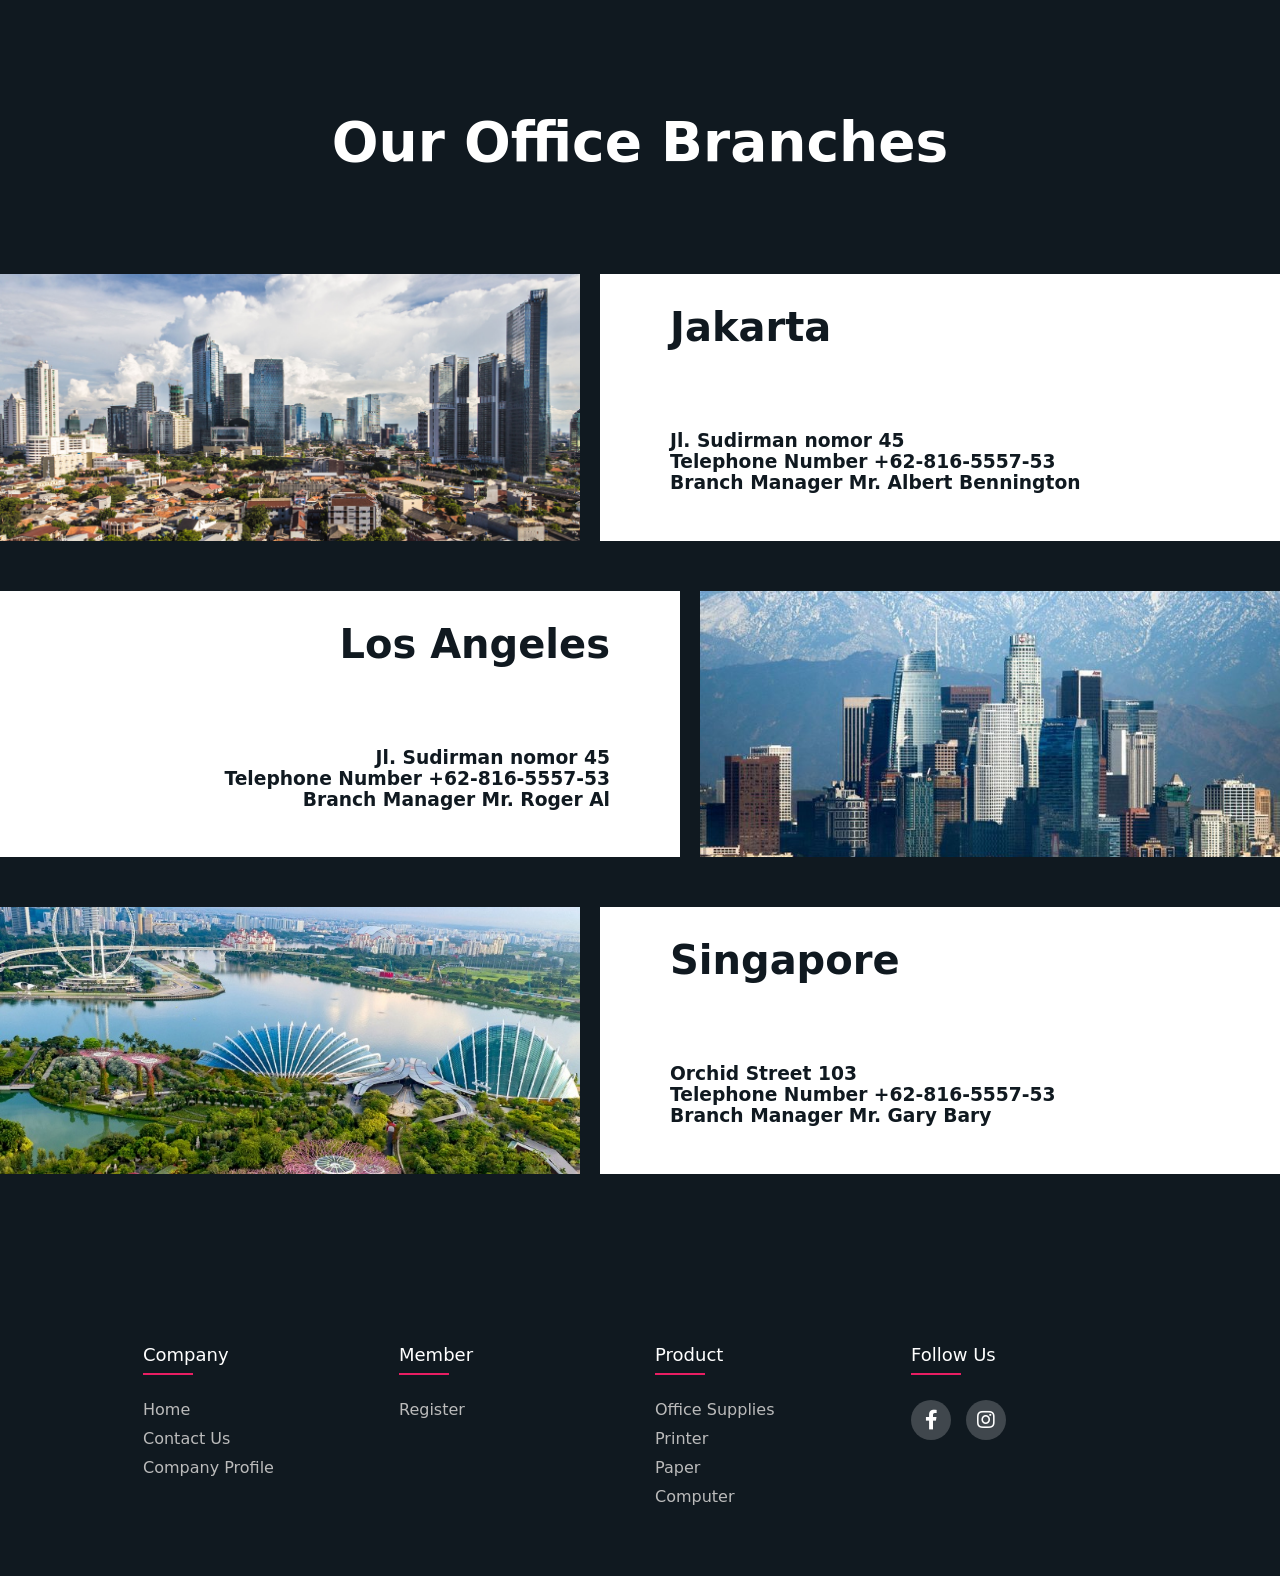
<file: html/ContactUs.html>
<!DOCTYPE html>
<html lang="en">
<head>
    <meta charset="UTF-8">
    <meta http-equiv="X-UA-Compatible" content="IE=edge">
    <meta name="viewport" content="width=device-width, initial-scale=1.0">
    <title>Zunder Zifflin</title>
    <link href="https://fonts.googleapis.com/icon?family=Material+Icons" rel="stylesheet">
    <link rel="icon" href="../Images/Header/logo2.png" type = "image/x-icon">
    <script defer src="https://code.jquery.com/jquery-3.6.0.min.js"></script>
    <link rel="stylesheet" href="../css/ContactUs.css">
    <script defer src="../Js/header.js"></script>
    <link rel="stylesheet" type="text/css"
    href="https://cdnjs.cloudflare.com/ajax/libs/font-awesome/5.15.1/css/all.min.css">
</head>
<body>
    <div class="headmain">
        <header class="nav-down transparent">
            <div class="logo">
                <a href="HomePage.html">
                    <img src="../Images/Header/logo2.png" alt="">
                </a>
                <a href="HomePage.html">Home</a>
                <a href="Product.html">Products</a>
                <a href="CompPro.html">About Us</a>
            </div>
            <div class="navbar">
                <i class="material-icons">person</i>
                <div class="content">
                    <a href="Register.html">Register</a>
                    <a href="ContactUs.html">Contact Us</a>
                </div>
            </div>   
        </header>
    </div>
    <div class="headmin">
        <header class="nav-down transparent">
            <div class="logo">
                <a href="HomePage.html">
                    <img src="../Images/Header/logo2.png" alt="">
                </a>
            </div>
            <div class="navbar">
                <i class="material-icons">dehaze</i>
                <div class="content">
                    <a href="HomePage.html">Home</a>
                    <a href="Product.html">Products</a>
                    <a href="CompPro.html">About Us</a>
                    <a href="Register.html">Register</a>
                    <a href="ContactUs.html">Contact Us</a>
                </div>
            </div>   
        </header>
    </div>
    <div class="mid">
        <h1>Get In Touch</h1>
        <h4>Want to get in touch? We would love to hear from you. Here's how you can reach us</h4>
    </div>
    <div class="parentbox">
        <div class="box">
            <img src="../Images/ContactUs/phone.png" alt="">
            <h3>Talk to Sales</h3>
            <p>Interested more in our products? Call us to have a chat with one of our member</p>
            <h5>+62-898-5551-71</h5>
        </div>
        <div class="box">
            <img src="../Images/ContactUs/chat.png" alt="">
            <h3>Contact Customer Support</h3>
            <p>Contact us through email to have a chat with one of our member</p>
            <h5>zunderzifflin@gmail.com</h5>
        </div>
    </div>
    <div class="hqwrap">
        <div class="hq">
            <h2>Main Office</h2>
            <h3>Located At Virginia</h3>
        </div>
    </div>
    <div class="branch">    
        <h2>Our Office Branches</h2>
        <div class="showcase1">
            <img src="../Images/ContactUs/jakarta.jpg" alt="">
            <div class="details">
                <h3>Jakarta</h3>
                <p>Jl. Sudirman nomor 45</p>
                <p>Telephone Number +62-816-5557-53</p>
                <p>Branch Manager Mr. Albert Bennington</p>
            </div>
        </div>
        <div class="showcase2">
            <img src="../Images/ContactUs/LA.jpg" alt="">
            <div class="details">
                <h3>Los Angeles</h3>
                <p>Jl. Sudirman nomor 45</p>
                <p>Telephone Number +62-816-5557-53</p>
                <p>Branch Manager Mr. Roger Al</p>
            </div>
        </div>
        <div class="showcase3">
            <img src="../Images/ContactUs/singapore.jpg" alt="">
            <div class="details">
                <h3>Singapore</h3>
                <p>Orchid Street 103</p>
                <p>Telephone Number +62-816-5557-53</p>
                <p>Branch Manager Mr. Gary Bary</p>
            </div>
        </div>
    </div>
    <div class="space">
        <p></p>
    </div>
</body>
<footer class="footer">
    <div class="footercontainer">
        <div class="footerrow">
            <div class="footer-col">
                <h4>company</h4>
                <ul>
                    <li><a href="HomePage.html">Home</a></li>
                    <li><a href="ContactUs.html">Contact Us</a></li>
                    <li><a href="CompPro.html">Company Profile</a></li>
                </ul>
            </div>
            <div class="footer-col">
                <h4>Member</h4>
                <ul>
                    <li><a href="Register.html">Register</a></li>
                </ul>
            </div>
            <div class="footer-col">
                <h4>Product</h4>
                <ul>
                    <li><a href="Product.html">Office Supplies</a></li>
                    <li><a href="Product.html">Printer</a></li>
                    <li><a href="Product.html">Paper</a></li>
                    <li><a href="Product.html">Computer</a></li>
                </ul>
            </div>
            <div class="footer-col">
                <h4>Follow Us</h4>
                <div class="social-links">
                    <a href="https://www.facebook.com/"><i class="fab fa-facebook-f"></i></a>
                    <a href="https://www.instagram.com/"><i class="fab fa-instagram"></i></a>
                </div>
            </div>
        </div>
    </div>
</footer>
</html>
</file>
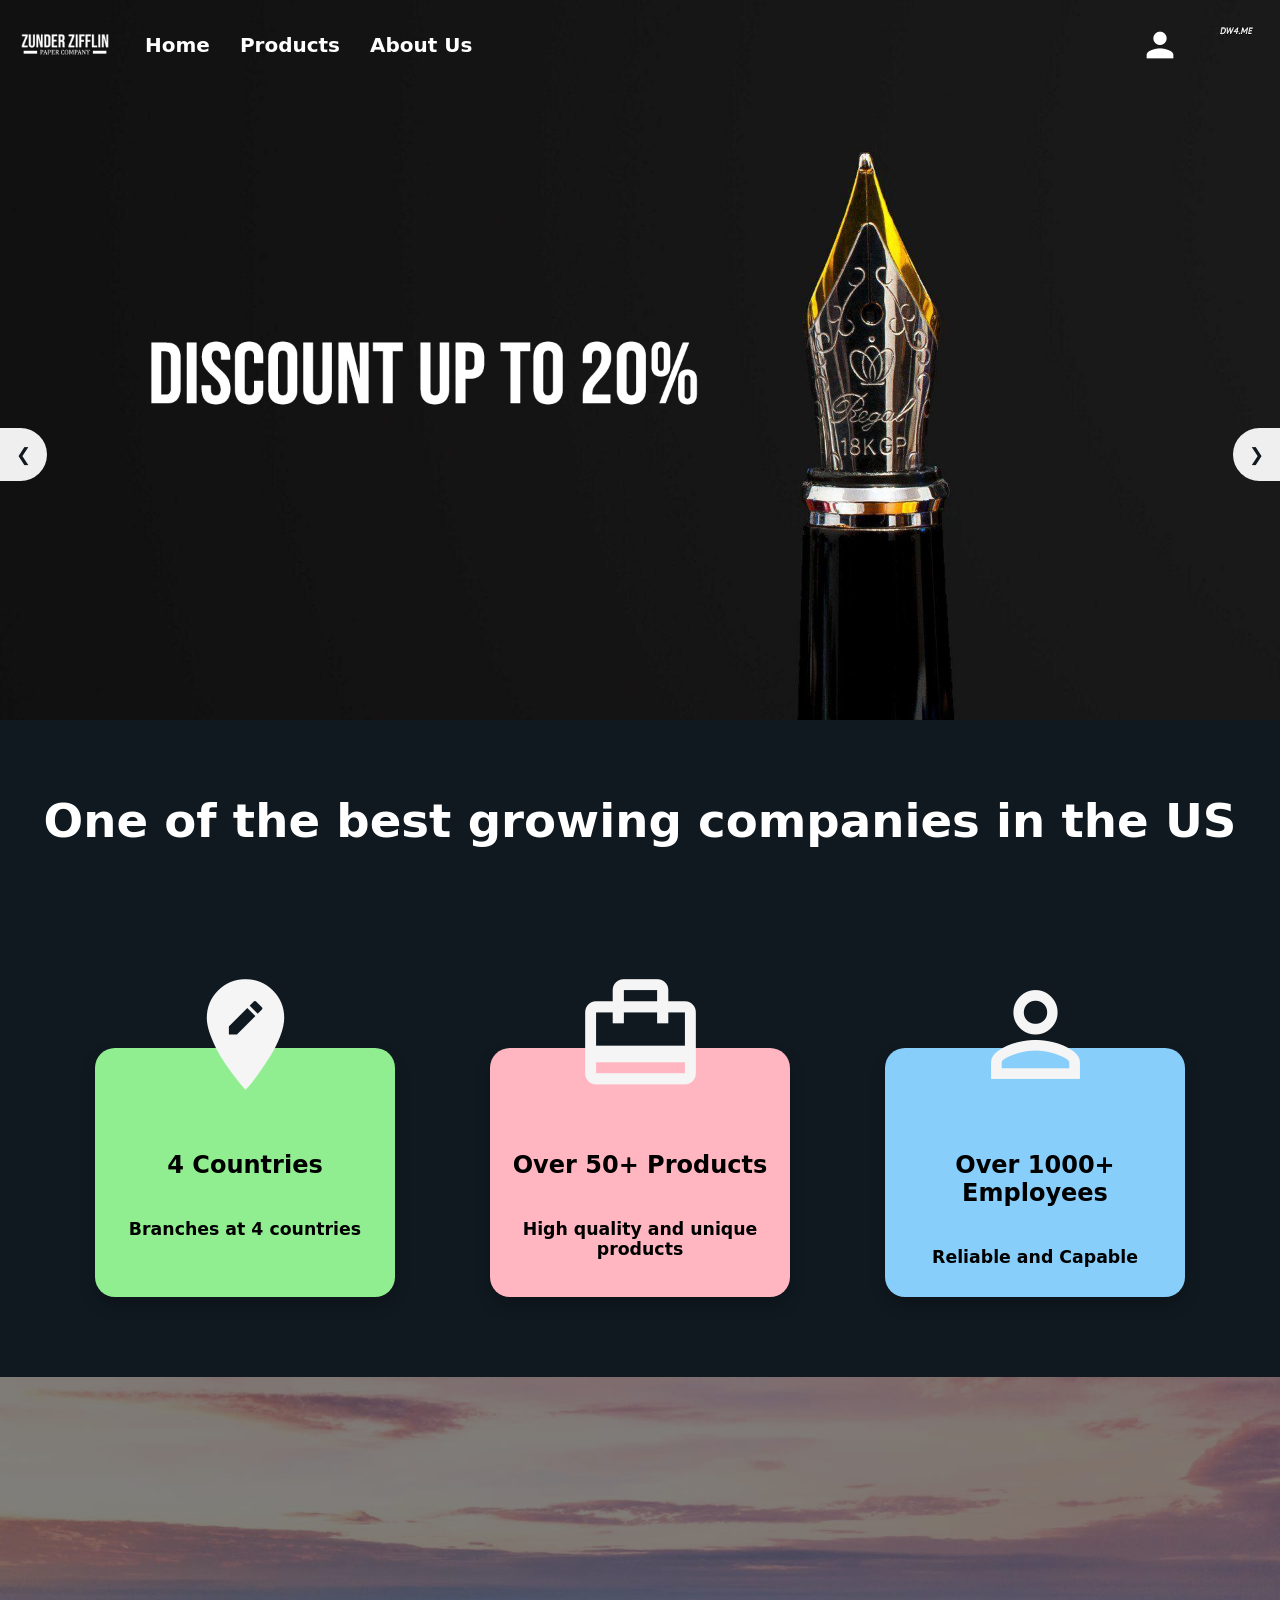
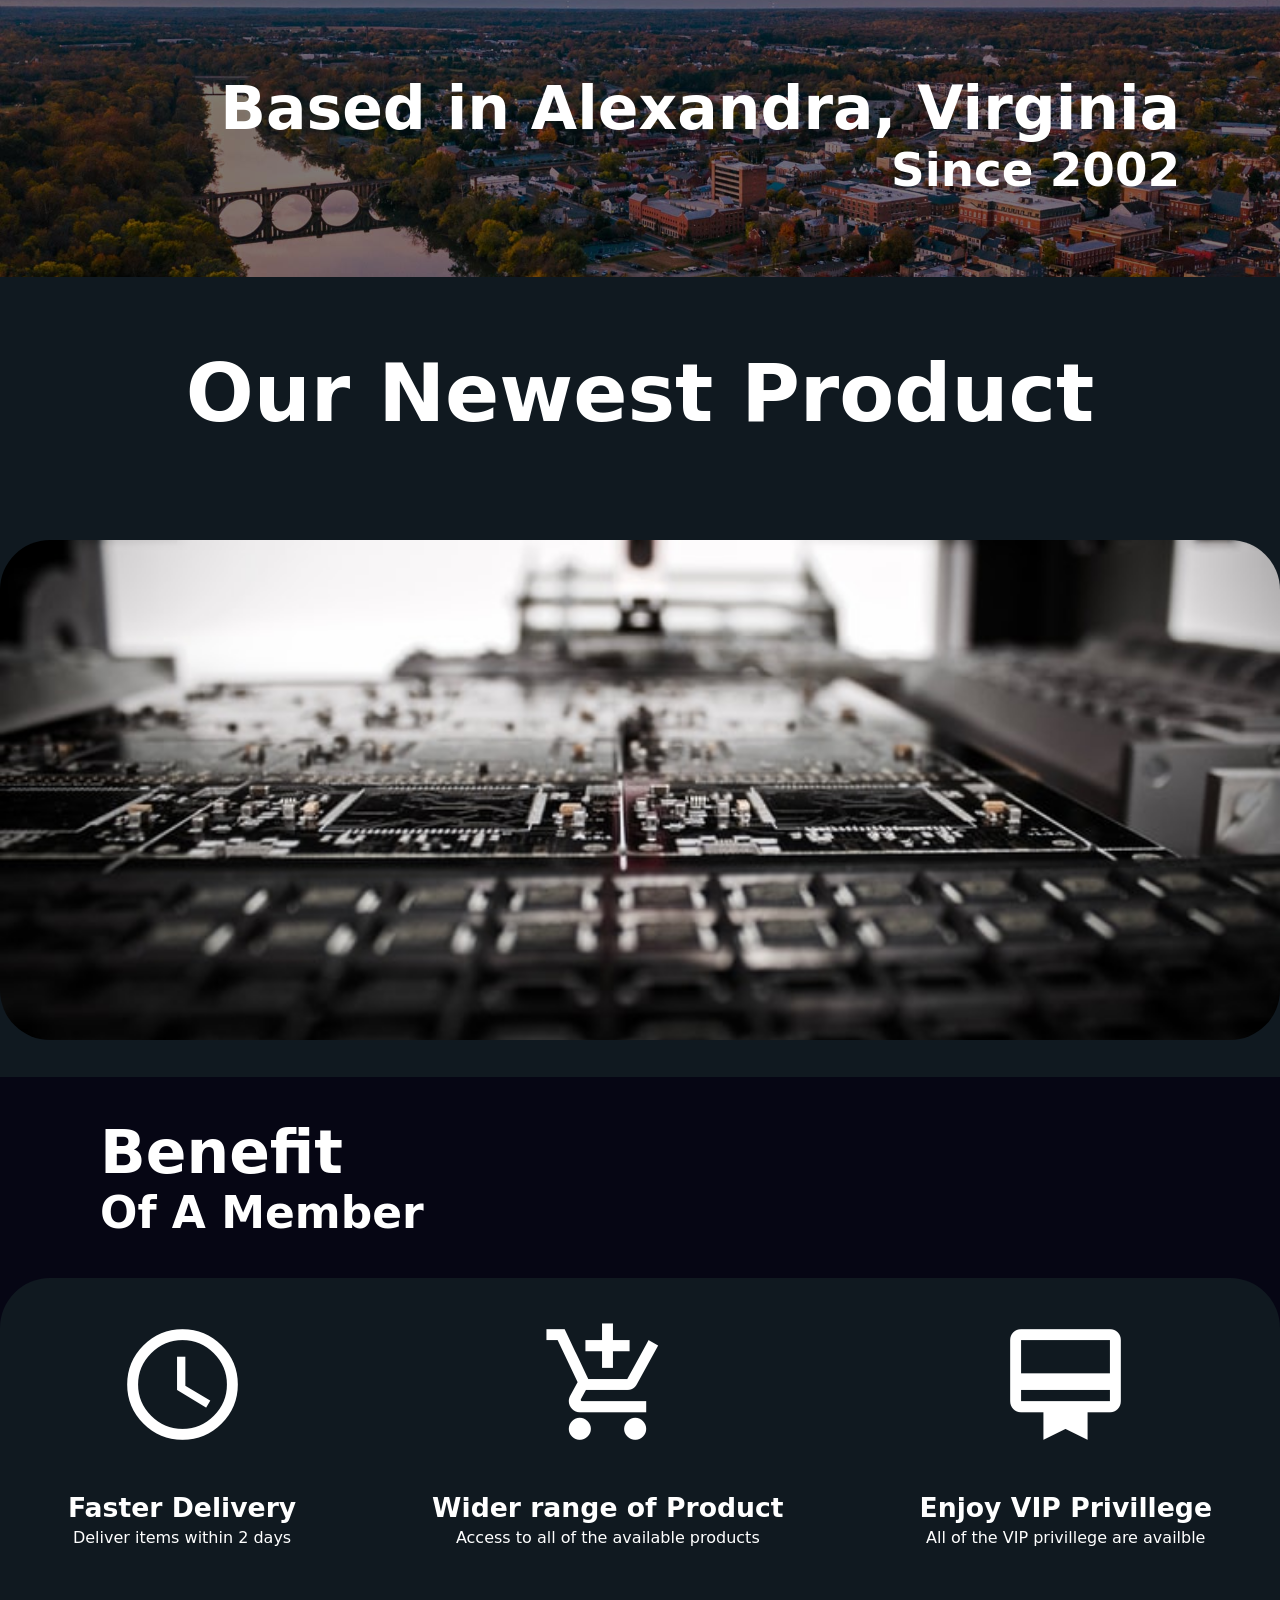
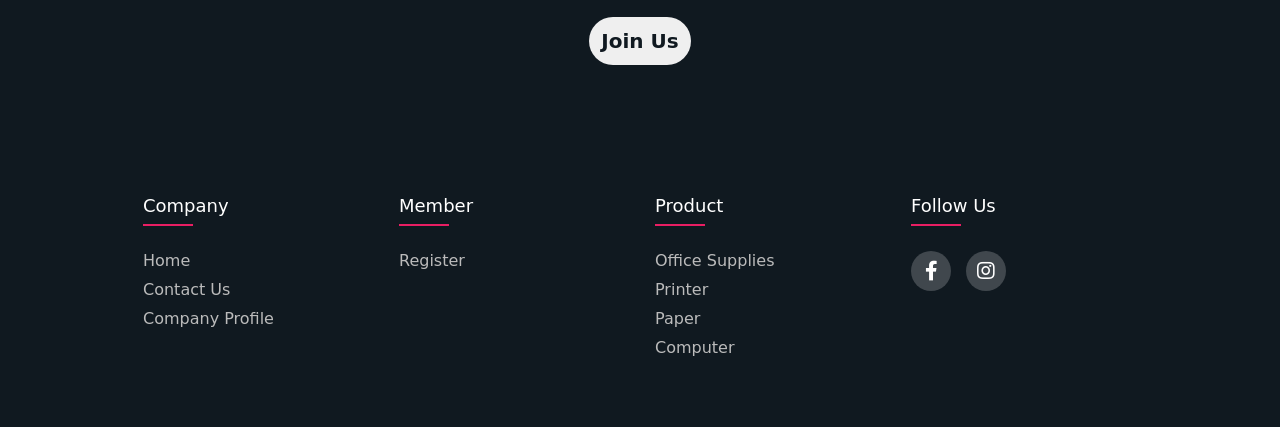
<file: html/HomePage.html>
<!DOCTYPE html>
<html lang="en">
<head>
    <meta charset="UTF-8">
    <meta http-equiv="X-UA-Compatible" content="IE=edge">
    <meta name="viewport" content="width=device-width, initial-scale=1.0">
    <title>Zunder Zifflin</title>
    <link rel="icon" href="../Images/Header/logo2.png" type = "image/x-icon">
    <link rel="stylesheet" href="../css/HomePage.css">
    <link href="https://fonts.googleapis.com/icon?family=Material+Icons" rel="stylesheet">
    <script defer src="https://code.jquery.com/jquery-3.6.0.min.js"></script>
    <script defer src="../Js/header.js"></script>
    <script defer src="../Js/slide.js"></script>
    <script defer src="../Js/slideshowProduct.js"></script>
    <link rel="stylesheet" type="text/css"
    href="https://cdnjs.cloudflare.com/ajax/libs/font-awesome/5.15.1/css/all.min.css">
</head>
<body>
    <div class="headmain">
        <header class="nav-down transparent">
            <div class="logo">
                <a href="HomePage.html">
                    <img src="../Images/Header/logo2.png" alt="">
                </a>
                <a href="HomePage.html">Home</a>
                <a href="Product.html">Products</a>
                <a href="CompPro.html">About Us</a>
            </div>
            <div class="navbar">
                <i class="material-icons">person</i>
                <div class="content">
                    <a href="Register.html">Register</a>
                    <a href="ContactUs.html">Contact Us</a>
                </div>
            </div>   
        </header>
    </div>
    <div class="headmin">
        <header class="nav-down transparent">
            <div class="logo">
                <a href="HomePage.html">
                    <img src="../Images/Header/logo2.png" alt="">
                </a>
            </div>
            <div class="navbar">
                <i class="material-icons">dehaze</i>
                <div class="content">
                    <a href="HomePage.html">Home</a>
                    <a href="Product.html">Products</a>
                    <a href="CompPro.html">About Us</a>
                    <a href="Register.html">Register</a>
                    <a href="ContactUs.html">Contact Us</a>
                </div>
            </div>   
        </header>
    </div>
    <div class="mid">
        <div class="slideshow">
            <div class="slides">
                <ul>
                    <li class="firstSlider"><a href="Product.html"><img  src="../Images/HomePage/HomePage1.png" alt=""></a></li>
                    <li class="firstSlider"><a href="Product.html"><img src="../Images/HomePage/HomePage2.png" alt=""></a></li>
                    <li class="firstSlider"><a href="Product.html"><img src="../Images/HomePage/HomaPage3.png" alt=""></a></li>
                </ul>
            </div>
            <button id="prev">&#10094;</button>
            <button id="next">&#10095;</button>
        </div>
    </div>
    <h2 class="oneof">One of the best growing companies in the US</h2>
    <div class="ad">     
        <div class="ads firstbox">
            <i class="material-icons">edit_location</i>
            <h4>4 Countries</h4>
            <p>Branches at 4 countries</p>
        </div>
        <div class="ads secondbox">
            <i class="material-icons">card_travel</i>
            <h4>Over 50+ Products</h4>
            <p>High quality and unique products</p>
        </div>
        <div class="ads thirdbox">
            <i class="material-icons">person_outline</i>
            <h4>Over 1000+ Employees</h4>
            <p>Reliable and Capable</p>
        </div>
    </div>
    <div class="based">
        <h2> Based in Alexandra, Virginia</h2>
        <h3>Since 2002</h3>
    </div>
    <div class="showcaseProduct">
        <h2>Our Newest Product</h2>
        <div class="product">
            <img src="../Images/HomePage/HomePage4.jpg" alt="">
            <img src="../Images/HomePage/HomePage5.jpg" alt="">
            <img src="../Images/HomePage/HomePage6.jpg" alt="">
        </div>
        <button><a href="">Purchase Now</a></button>
    </div>
    <div class="benefitContainer">
        <h1>Benefit</h1>
        <h2>Of A Member</h2>
        <div class="benefit">
            <div class="bens">
                <i class="material-icons">access_time</i>
                <h4>Faster Delivery</h4>
                <p>Deliver items within 2 days</p>
            </div>
            <div class="bens">
                <i class="material-icons">add_shopping_cart</i>
                <h4>Wider range of Product</h4>
                <p>Access to all of the available products</p>
            </div>
            <div class="bens">
                <i class="material-icons">card_membership</i>
                <h4>Enjoy VIP Privillege</h4>
                <p>All of the VIP privillege are availble</p>
            </div>
        </div>
        <div class="btnRegis">
            <button><a href="Register.html">Join Us</a></button>
        </div>
    </div>
    
</body>

<footer class="footer">
    <div class="footercontainer">
        <div class="footerrow">
            <div class="footer-col">
                <h4>company</h4>
                <ul>
                    <li><a href="HomePage.html">Home</a></li>
                    <li><a href="ContactUs.html">Contact Us</a></li>
                    <li><a href="CompPro.html">Company Profile</a></li>
                </ul>
            </div>
            <div class="footer-col">
                <h4>Member</h4>
                <ul>
                    <li><a href="Register.html">Register</a></li>
                </ul>
            </div>
            <div class="footer-col">
                <h4>Product</h4>
                <ul>
                    <li><a href="Product.html">Office Supplies</a></li>
                    <li><a href="Product.html">Printer</a></li>
                    <li><a href="Product.html">Paper</a></li>
                    <li><a href="Product.html">Computer</a></li>
                </ul>
            </div>
            <div class="footer-col">
                <h4>Follow Us</h4>
                <div class="social-links">
                    <a href="https://www.facebook.com/"><i class="fab fa-facebook-f"></i></a>
                    <a href="https://www.instagram.com/"><i class="fab fa-instagram"></i></a>
                </div>
            </div>
        </div>
    </div>
</footer>
</html>
</file>
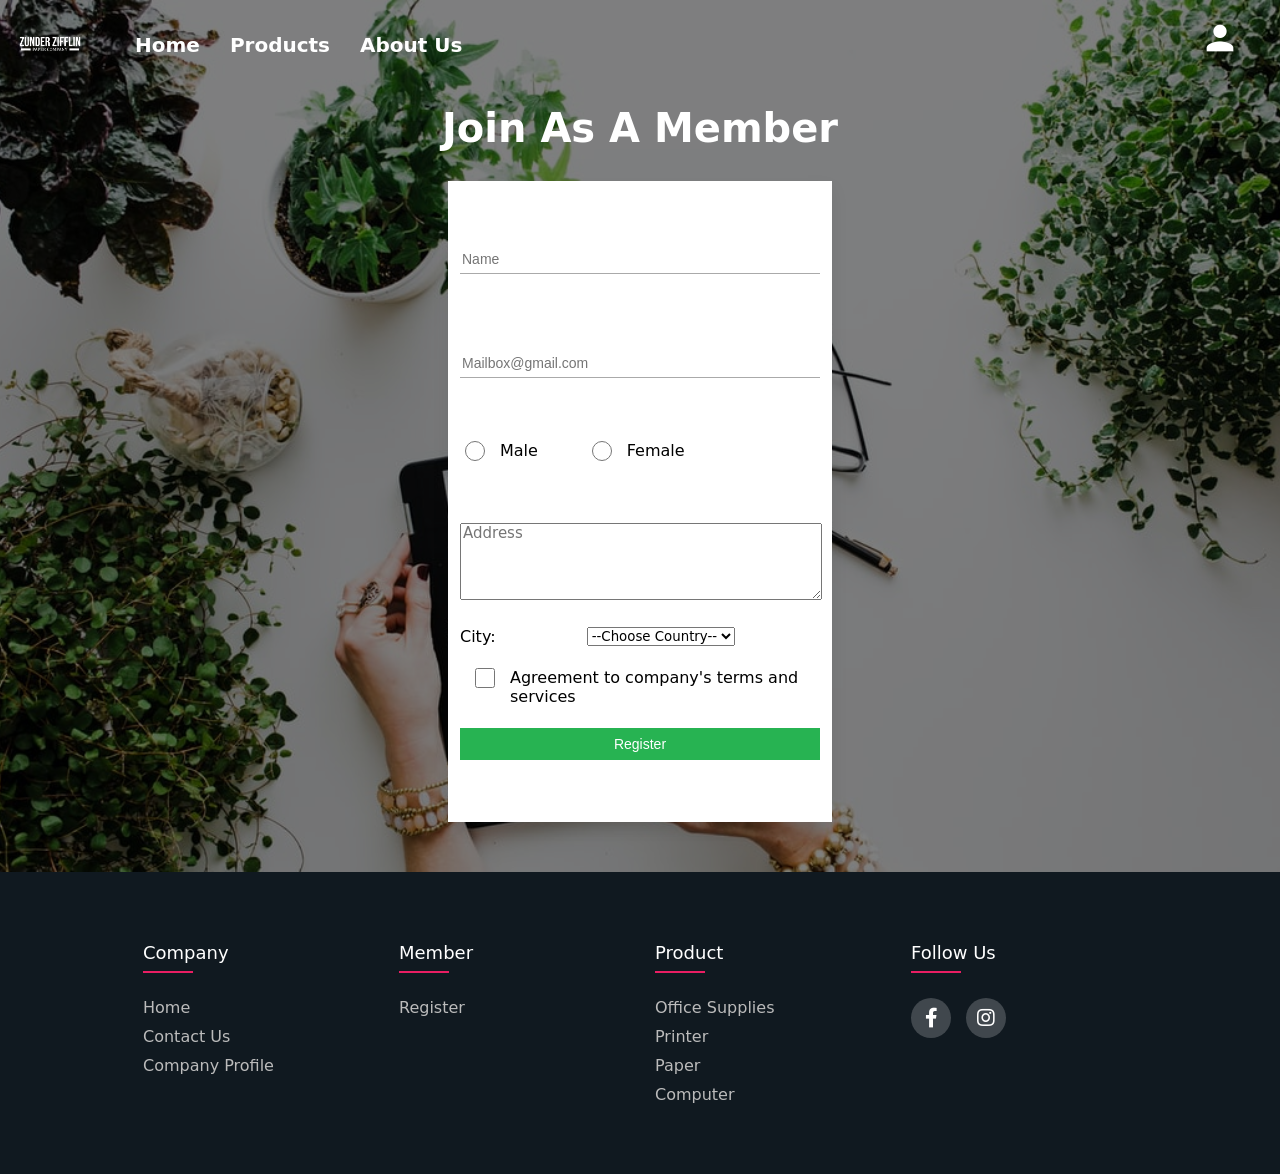
<file: html/Register.html>
<!DOCTYPE html>
<html lang="en">
<head>
    <meta charset="UTF-8">
    <meta http-equiv="X-UA-Compatible" content="IE=edge">
    <meta name="viewport" content="width=device-width, initial-scale=1.0">
    <title>Zunder Zifflin</title>
    <link rel="icon" href="../Images/Header/logo2.png" type = "image/x-icon">
    <link rel="stylesheet" href="../css/Register.css">
    <script defer src="https://code.jquery.com/jquery-3.6.0.min.js"></script>
    <script defer src="../Js/User.js"></script>
    <script defer src="../Js/header.js"></script>
    <link rel="stylesheet" type="text/css"
        href="https://cdnjs.cloudflare.com/ajax/libs/font-awesome/5.15.1/css/all.min.css">
    <script defer src="../Js/CompPro.js"></script>
<link href="https://fonts.googleapis.com/icon?family=Material+Icons" rel="stylesheet"> 
</head>
<body>
    <div class="headmain">
        <header class="nav-down transparent">
            <div class="logo">
                <a href="HomePage.html">
                    <img src="../Images/Header/logo2.png" alt="">
                </a>
                <a href="HomePage.html">Home</a>
                <a href="Product.html">Products</a>
                <a href="CompPro.html">About Us</a>
            </div>
            <div class="navbar">
                <i class="material-icons">person</i>
                <div class="content">
                    <a href="Register.html">Register</a>
                    <a href="ContactUs.html">Contact Us</a>
                </div>
            </div>   
        </header>
    </div>
    <div class="headmin">
        <header class="nav-down transparent">
            <div class="logo">
                <a href="HomePage.html">
                    <img src="../Images/Header/logo2.png" alt="">
                </a>
            </div>
            <div class="navbar">
                <i class="material-icons">dehaze</i>
                <div class="content">
                    <a href="HomePage.html">Home</a>
                    <a href="Product.html">Products</a>
                    <a href="CompPro.html">About Us</a>
                    <a href="Register.html">Register</a>
                    <a href="ContactUs.html">Contact Us</a>
                </div>
            </div>   
        </header>
    </div>

    <div class="main">
        <h1>Join As A Member</h1>
        <div class="container">
            <table>
                <!-- direct ke home -->
                <form name="RegistForm" action="../html/Register.html">
                    <tr>
                        <td colspan="2">
                            <input type="text" id="username" placeholder="Name">
                        </td>
                    </tr>
                    <tr>
                        <td colspan="2">
                            <input type="email" id="email" placeholder="Mailbox@gmail.com" name="mail">
                        </td>
                    </tr>
                    <tr class="gender">
                        <td>
                            <input type="radio" name="gender" id="regis_male">Male
                        </td>
                        <td>
                            <input type="radio" name="gender" id="regis_female">Female
                        </td>
                    </tr>     
                    <tr>
                        <td colspan="2">
                            <textarea name="address" id="address" cols="55" rows="5" placeholder="Address"></textarea>
                        </td>
                    </tr>
                    <tr>
                        <td>City:</td>
                        <td>
                            <select name="City" id="city">
                                <option value="">--Choose Country--</option>
                                <option value="Jakarta">Jakarta</option>
                                <option value="Tangerang">Tangerang</option>
                                <option value="Manado">Manado</option>
                            </select>
                        </td>
                    </tr>
                    <tr>
                        <td colspan="2">
                            <input type="checkbox" name="Agreement" id="agreement"> Agreement to company's terms and services  
                        </td>
                    </tr>
                    <tr class="submit">
                        <td colspan="2">
                            <input type="submit" value="Register" onclick="validate()">
                        </td>
                    </tr>
                    
                </form>
                
            </table>
            
        </div>
    </div>
    <footer class="footer">
        <div class="footercontainer">
            <div class="footerrow">
                <div class="footer-col">
                    <h4>company</h4>
                    <ul>
                        <li><a href="HomePage.html">Home</a></li>
                        <li><a href="ContactUs.html">Contact Us</a></li>
                        <li><a href="CompPro.html">Company Profile</a></li>
                    </ul>
                </div>
                <div class="footer-col">
                    <h4>Member</h4>
                    <ul>
                        <li><a href="Register.html">Register</a></li>
                    </ul>
                </div>
                <div class="footer-col">
                    <h4>Product</h4>
                    <ul>
                        <li><a href="Product.html">Office Supplies</a></li>
                        <li><a href="Product.html">Printer</a></li>
                        <li><a href="Product.html">Paper</a></li>
                        <li><a href="Product.html">Computer</a></li>
                    </ul>
                </div>
                <div class="footer-col">
                    <h4>Follow Us</h4>
                    <div class="social-links">
                        <a href="https://www.facebook.com/"><i class="fab fa-facebook-f"></i></a>
                        <a href="https://www.instagram.com/"><i class="fab fa-instagram"></i></a>
                    </div>
                </div>
            </div>
        </div>
    </footer>
 </body>
 </html>
</file>
<file: css/HomePage.css>
*{
    box-sizing: border-box;
    margin: 0;
    padding: 0;
    text-decoration: none;
    font-family: system-ui,-apple-system,Segoe UI,Roboto,Helvetica,Arial,sans-serif,Apple Color Emoji,Segoe UI Emoji;   
}

header{
    display: flex;
    justify-content: space-between;
    align-content: center;
    background-color: #101920;
    position: fixed;
    width: 100%;
    height: 90px;
    top: 0;
    transition: top 0.2s ease-in-out;
    z-index: 999;
}

.headmin{
    display: none;
}

.nav-up{
    top:-90px;
}

.transparent{
    background: transparent;
}

.logo{
    display: flex;
    justify-content: space-around;
    align-content: center;
    align-items: center;
    flex-direction: row;
}

.logo a:hover{  
    color: lightgray;
    transition: 0.2s;
}

.logo img{
    width: 100px;
}

.logo a{
    color: white;
    padding-left: 15px;
    padding-right: 15px;
    font-size: 20px;
    font-weight: bold;
}

.navbar{
    position: relative;
    display: inline-block;
    padding-right: 100px;
    padding-top: 25px;
}

.navbar i{
    padding-left: 40px;
    font-size: 30pt;
    color: white;
}

.navbar i:hover{
    color: lightgray;
}

.content{
    display: none;
    position: absolute;
    width: 140px;
    box-shadow: 0px 8px 16px 0px rgba(0,0,0,0.2);
    top: 90px;
    border-bottom: #101920 solid 3px;
    border-radius: 10px 10px 0px 0px;
}

.content a{
    display: block;
    padding: 12px 16px;
    color: #101920;
    font-weight: bold;
}

.navbar:hover .content{
    display: block;
    background-color: whitesmoke;
}

.content a:hover{
    background-color: lightgray;
    transition: 0.4s ease;
}

.mid{
    margin-top: -20px;
}

.slideshow img{

    width: 100%;
    /* height: 900px; */
    object-fit: cover;
    
}


.slidehow{
    position: relative;
}

.slides{
    display: inline-flex;
    padding-top: 20px;
    text-align: center;
}

#prev, #next{
    cursor: pointer;
    position: absolute;
    top: 50%;
    width: auto;
    margin-top: -22px;
    padding: 16px;
    color: #101920;
    font-weight: bold;
    font-size: 18px;
    transition: 0.4s ease;
    border-radius: 50px 0px 0px 50px;
    border: none;
}

#next{
    right: 0px;
}

#prev{
    left: 0px;
    border-radius: 0px 50px 50px 0px;
}

#prev:hover, #next:hover {
    background-color: gray;
}

.oneof{
    background-color: #101920;
    text-align: center;
    color: white;
    font-size: 35pt;
    padding-top: 80px;
    padding-bottom: 200px;
    margin-top: -10px;
}

.ad{
    background-color: #101920;
    display: flex;
    justify-content: space-evenly;
    padding-bottom: 80px;
}

.ads{
    display: flex;
    flex-direction: column;
    width: 300px;
    text-align: center;
    align-items: center;
    border-radius: 20px;
    box-shadow: 0px 8px 16px 0px rgba(0,0,0,0.2);
}

.ads img{
    width: 150px;
    margin-top: -80px;
}

.ads i{
    margin-top: -80px;
    font-size: 100pt;
    color: whitesmoke;
}

.ads h4{
    padding-top: 50px;
    font-size: 18pt;
    font-weight: bold;
}

.ads p{
    padding-top: 40px;
    padding-bottom: 30px;
    font-weight: bold;
    padding-left: 10px;
    padding-right: 10px;
    font-size: 13pt;
}

.firstbox{
    background-color: lightgreen;
}

.secondbox{
    background-color: lightpink;
}

.thirdbox{
    background-color: lightskyblue;
}

.based{
    background: rgba(0,0,0,0.5) url(../Images/HomePage/virginia.jpg);
    background-size: cover;
    height: 500px;
    display: flex;
    background-blend-mode: darken;
    font-weight: bolder;
    flex-direction: column;
    align-items: flex-end;
    color: white;
    justify-content: flex-end;
    padding-bottom: 80px;
    padding-right: 100px;
    font-size: 30pt;
}

.showcaseProduct{
    background-color: #101920;
    text-align: center;
    color: white;
    font-size: 40pt;
    padding-top: 70px;
    height: 800px;
}

.showcaseProduct button{
    cursor: pointer;
    border: none;
    padding: 12px;
    font-size: 15pt;
    border-radius: 40pt;
    margin-bottom: 70px;
    margin-top: 420px;
}

.showcaseProduct a{
    font-weight: bold;
    color: #101920;
}

.showcaseProduct a:hover{
    color: lightgray;
}

.product{
    padding-top: 100px;
    position: relative;
    background-color: #101920;
    padding-bottom: 30px;
}

.product img{
    display: inline-block;
    position: absolute;
    width: 100%;
    object-fit: cover;
    height: 500px;
    border-radius: 50px;
    left: 0;
}

.benefitContainer{
    background-color: #060614;
    padding-top: 40px;
}

.benefitContainer h1{
    font-size: 45pt;
    padding-left: 100px;
    /* color: #101920; */
    color: white;
}

.benefitContainer h2{
    font-size: 33pt;
    padding-left: 100px;
    /* color: #101920; */
    color: white;
    padding-bottom: 40px;
}

.btnRegis{
    background-color: #101920;
    display: flex;
    justify-content: center;
    padding-top: 50px;
}

.btnRegis button{
    cursor: pointer;
    border: none;
    padding: 12px;
    font-size: 15pt;
    border-radius: 40pt;
    margin-bottom: 60px;
}

.btnRegis a{
    color: #101920;
    font-weight: bold;
}

.btnRegis a:hover{
    color: lightgray;
}

.benefit{
    display: flex;
    justify-content: space-around;
    background-color: #101920;
    border-radius: 50px 50px 0 0;
}

.bens{
    padding-top: 20px;
    margin-top: 20px;
    margin-bottom: 20px;
    display: flex;
    flex-direction: column;
    align-items: center;
    border-radius: 20px;
    color: white;
}

.bens img{
    width: 100px;
}

.bens i{
    font-size: 100pt;
}

.bens h4{
    padding-top: 40px;
    font-size: 20pt;
}

.bens p{
    padding-top: 5px;
}

footer{
    margin:0;
	padding:0;
	box-sizing: border-box;
}

.footercontainer{
	max-width: 2000px;
    margin: 0 10%;
}
.footerrow{
	display: flex;
}
ul{
	list-style: none;
}
.footer{
	background-color:  #101920;
    padding: 70px 0;
}
.footer-col{
   width: 25%;
   padding: 0 15px;
}
.footer-col h4{
	font-size: 18px;
	color: #ffffff;
	text-transform: capitalize;
	margin-bottom: 35px;
	font-weight: 500;
	position: relative;
}
.footer-col h4::before{
	content: '';
	position: absolute;
	left:0;
	bottom: -10px;
	background-color: #e91e63;
	height: 2px;
	box-sizing: border-box;
	width: 50px;
}
.footer-col ul li:not(:last-child){
	margin-bottom: 10px;
}
.footer-col ul li a{
	font-size: 16px;
	text-transform: capitalize;
	color: #ffffff;
	text-decoration: none;
	font-weight: 300;
	color: #bbbbbb;
	display: block;
	transition: all 0.3s ease;
}
.footer-col ul li a:hover{
	color: #ffffff;
	padding-left: 8px;
}


.footer-col .social-links a{
    font-size: 20px;
	display: inline-block;
	height: 40px;
	width: 40px;
	background-color: rgba(255,255,255,0.2);
	margin:0 10px 10px 0;
    text-align: center;
	border-radius: 50%;
	color: #ffffff;
	transition: all 0.5s ease;
}

.fab{
    margin-top: 25%;
}

.footer-col .social-links a:hover{
	color: #24262b;
	background-color: #ffffff;
}
@media screen and (max-width:800px){

    .headmain{
        display: none;
    }

    .headmin{
        display: block;
    }

    .navbar{
        padding-right: 40px;
    }

    .ad{
        display: flex;
        flex-direction: column;
        justify-content: space-between;
        align-items: center;
    }

    .ads{
        display: flex;
        justify-content: space-around;
        margin-bottom: 90px;
    }

    .based{
        display: flex;
        justify-content: center;
        align-items: center;
        text-align: center;
        padding: 0;
    }

    .based h2{
        font-size: 25pt;
    }

    .based h3{
        font-size: 20pt;
    }

    .showcaseProduct{
        height: 1050px;
    }

    .benefitContainer h1{
        padding-left: 20px;
    }

    .benefitContainer h2{
        font-size: 24pt;
        padding-left: 20px;
    }

    .benefit{
        display: flex;
        flex-direction: column;
        justify-content: space-between;
        align-items: center;
    }

    .btnRegis{
        padding-top: 40px;
    }
}
</file>
<file: css/CompPro.css>
* {
    margin: 0;
    padding: 0;
    text-decoration: none;
    font-family: system-ui,-apple-system,Segoe UI,Roboto,Helvetica,Arial,sans-serif,Apple Color Emoji,Segoe UI Emoji;
    
}

body{
    background-color: #101920;
}

/* Header */

header{
    display: flex;
    justify-content: space-between;
    align-content: center;
    background-color: #101920;
    position: fixed;
    width: 100%;
    height: 90px;
    top: 0;
    transition: top 0.2s ease-in-out;
    z-index: 999;
}

.headmin{
    display: none;
}

.nav-up{
    top:-90px;
}

.transparent{
    background: transparent;
}

.logo{
    display: flex;
    justify-content: space-around;
    align-content: center;
    align-items: center;
    flex-direction: row;
}

.logo a:hover{  
    color: lightgray;
    transition: 0.2s;
}

.logo img{
    width: 100px;
}

.logo a{
    color: white;
    padding-left: 15px;
    padding-right: 15px;
    font-size: 20px;
    font-weight: bold;
}

.navbar{
    position: relative;
    display: inline-block;
    padding-right: 100px;
    padding-top: 25px;
}

.navbar i{
    padding-left: 40px;
    font-size: 30pt;
    color: white;
}

.navbar i:hover{
    color: lightgray;
}

.content{
    display: none;
    position: absolute;
    width: 140px;
    box-shadow: 0px 8px 16px 0px rgba(0,0,0,0.2);
    top: 90px;
    border-bottom: #101920 solid 3px;
    border-radius: 10px 10px 0px 0px;
}

.content a{
    display: block;
    padding: 12px 16px;
    color: #101920;
    font-weight: bold;
}

.navbar:hover .content{
    display: block;
    background-color: whitesmoke;
}

.content a:hover{
    background-color: lightgray;
    transition: 0.4s ease;
}


/* Footer */

footer{
    margin:0;
	padding:0;
	box-sizing: border-box;
}

.footercontainer{
	max-width: 2000px;
    margin: 0 10%;
}
.footerrow{
	display: flex;
}
ul{
	list-style: none;
}
.footer{
	background-color:  #101920;
    padding: 70px 0;
}
.footer-col{
   width: 25%;
   padding: 0 15px;
}
.footer-col h4{
	font-size: 18px;
	color: #ffffff;
	text-transform: capitalize;
	margin-bottom: 35px;
	font-weight: 500;
	position: relative;
}
.footer-col h4::before{
	content: '';
	position: absolute;
	left:0;
	bottom: -10px;
	background-color: #e91e63;
	height: 2px;
	box-sizing: border-box;
	width: 50px;
}
.footer-col ul li:not(:last-child){
	margin-bottom: 10px;
}
.footer-col ul li a{
	font-size: 16px;
	text-transform: capitalize;
	color: #ffffff;
	text-decoration: none;
	font-weight: 300;
	color: #bbbbbb;
	display: block;
	transition: all 0.3s ease;
}
.footer-col ul li a:hover{
	color: #ffffff;
	padding-left: 8px;
}


.footer-col .social-links a{
    font-size: 20px;
	display: inline-block;
	height: 40px;
	width: 40px;
	background-color: rgba(255,255,255,0.2);
	margin:0 10px 10px 0;
    text-align: center;
	border-radius: 50%;
	color: #ffffff;
	transition: all 0.5s ease;
}

.fab{
    margin-top: 25%;
}

.footer-col .social-links a:hover{
	color: #24262b;
	background-color: #ffffff;
}



/* ISI */

/* TOP */

.top{
    
    padding-top: 500px;
    background:rgba(0,0,0,0.5) url(../Images/ComPro/floriane-vita-FyD3OWBuXnY-unsplash.jpg);
    background-position: center;
    background-repeat: no-repeat;
    background-size: cover;
    height: 100%;
    background-blend-mode: darken;
    align-content: center;
    
  }

.Judul{
  
  font-weight: 600;
  font-size: 100px;
  justify-content: center;
  align-items: center;
  align-content: center;
  display: flex;
  color: white;
  
}

.CompName{
  font-size: 75px;
  justify-content: center;
  align-items: center;
  align-content: center;
  display: flex;
  color: white;
}



.subjudul{
  margin-top: 250px;
  font-weight: 600;
  padding-bottom: 200px;
  font-size: 100px;
  justify-content: center;
  align-items: center;
  align-content: center;
  display: flex;
  color: white;

}

/* MID  */


.mid p{
    font-size: 20px;
}

.mid{
    margin-top: 100px;
}

.mid i{
    font-size: 50px;
}

.motocontainer{
    margin-top: -250px;
    display: flex;
    flex-direction: row;
    align-items: center;
    flex-wrap: wrap;
    justify-content: space-evenly;
}

.motocontainer .motobox{
     position: relative;
     width: 300px;
     height: 300px;
     padding: 20px;
     background: #fff;
     box-shadow: 0 10px 15px  rgba(158, 164, 236, 0.952);
     border-radius: 50px;
     margin: 20px;
     box-sizing: border-box;
     overflow: hidden;
     text-align: center;
    }

    .motocontainer .motobox:before{
        content: '';
        width: 50%;
        height: 100%;
        position: absolute;
        top: 0;
        left: 0;    
        background: rgba(255,255,255,0);
        z-index: 2;
        pointer-events: none;
    }

 .motobox .motoicon{
    position: relative;
    width: 80px;
    height: 80px;
    color: #fff;
    background: #000;
    display: flex;
   justify-content: center;
   align-items: center;
    margin: 0 auto;
    border-radius: 50%;
    font-size: 40px;
    font-weight: 700;
    transition: 1s;
}

 .motobox:nth-child(1) .motoicon{
    box-shadow: 0 0 0 0 #1e8ee9;
    background: #1e8ee9;
}

 .motobox:nth-child(1):hover .motoicon{
    box-shadow: 0 0 0 400px #1e8ee9;
    background: #1e8ee9;
}

.motobox:nth-child(2) .motoicon{
    box-shadow: 0 0 0 0 #1e8ee9;
    background: #1e8ee9;
}

.motobox:nth-child(2):hover .motoicon{
    box-shadow: 0 0 0 400px #1e8ee9;
    background: #1e8ee9;
}

.motobox:nth-child(3) .motoicon{
    box-shadow: 0 0 0 0 #1e8ee9;
    background: #1e8ee9;
}

.motobox:nth-child(3):hover .motoicon{
    box-shadow: 0 0 0 400px #1e8ee9;
    background: #1e8ee9;
}



 .motobox .motocontent{
    position: relative;
    z-index: 1;
    transition: 0.5s;
}
.motobox:hover .motocontent{
    color:  #fff;;
}

 .motobox .motocontent h3{
  font-size: 40px;
  margin: 10px 0;
  padding: 0;
}

 .motobox .motocontent p{
    margin: 10px 0;
    padding: 0;
  }


/* CompDB */

 p {
     font-size: 25px;
     line-height: 1.2;
     letter-spacing: 0.5px;
     margin: 100px 25px;
 }
 
 span {
     font-size: 12px;
 }
 
 a {
     color: #333;
     font-size: 14px;
     text-decoration: none;
     margin: 15px 0;
 }
 
 button {
     border-radius: 20px;
     border: 2px solid #FF4B2B;
     background-color: #FF4B2B;
     color: #FFFFFF;
     font-size: 12px;
     font-weight: bold;
     padding: 12px 45px;
     letter-spacing: 1px;
     text-transform: uppercase;
     margin-top: 25px;
     transition: transform 80ms ease-in;
 }
 
 button:active {
     transform: scale(0.95);
 }
 
 button:focus {
     outline: none;
 }
 
 button.ghost {
     background-color: transparent;
     border-color: #FFFFFF;
 }
 
 .dbgcont {
     background-color: #101920;
     display: flex;
     align-items: center;
     justify-content: center;
     flex-direction: column;
     height: 100%;
     text-align: center;
 }
 



 input {
     background-color: #eee;
     border: none;
     padding: 12px 15px;
     margin: 8px 0;
     width: 100%;
 }
 
 .container {
     margin: 250px 0;
     background-color: #101920;
     position: relative;
     overflow: hidden;
     width: 100%;
     height: 720px;
 }
 
 .dbcont {
     position: absolute;
     top: 0;
     height: 100%;
     transition: all 0.6s ease-in-out;
 }
 
 .back-container {
     left: 0;
     width: 50%;
     z-index: 2;
 }
 
 .container.right-panel-active .back-container {
     transform: translateX(100%);
 }
 
 .desc-container {
     left: 0;
     width: 50%;
     opacity: 0;
     z-index: 1;
 }
 
 .container.right-panel-active .desc-container {
     transform: translateX(100%);
     opacity: 1;
     z-index: 5;
 }

 
 .overlay-container {
     position: absolute;
     top: 0;
     left: 50%;
     width: 51%;
     height: 100%;
     overflow: hidden;
     transition: transform 0.6s ease-in-out;
     z-index: 100;
 }
 
 .container.right-panel-active .overlay-container{
     transform: translateX(-100%);
 }
 
 .overlay {
     background: rgba(0,0,0,0.5) url(../Images/ComPro/robert-stump-bwpgwJesFhw-unsplash.jpg);
     background: -webkit-linear-gradient(to right, rgba(0,0,0,0.5) url(../Images/robert-stump-bwpgwJesFhw-unsplash.jpg), rgba(0,0,0,0.5) url(../Images/ComPro/robert-stump-bwpgwJesFhw-unsplash.jpg));
     background: linear-gradient(to right, rgba(0,0,0,0.5) url(../Images/robert-stump-bwpgwJesFhw-unsplash.jpg), rgba(0,0,0,0.5) url(../Images/ComPro/robert-stump-bwpgwJesFhw-unsplash.jpg));
     background-blend-mode: darken;
     background-repeat: no-repeat;
     background-size: cover;
     color: #FFFFFF;
     position: relative;
     left: -100%;
     height: 100%;
     width: 200%;
    transform: translateX(0);
     transition: transform 0.6s ease-in-out;

 }
 
 .container.right-panel-active .overlay {
       transform: translateX(50%);
 }
 
 .overlay-panel {
     position: absolute;
     display: flex;
     align-items: center;
     justify-content: center;
     flex-direction: column;
     text-align: center;
     top: 0;
     height: 100%;
     width: 50%;
     transform: translateX(0);
     transition: transform 0.6s ease-in-out;
     font-size:25px ;
 }
 
 .overlay-left {
     transform: translateX(-20%);
 }
 
 .container.right-panel-active .overlay-left {
     transform: translateX(0);
 }
 
 .overlay-right {
     right: 0;
     transform: translateX(0);
 }
 
 .container.right-panel-active .overlay-right {
     transform: translateX(20%);
 }
 
.container p{
    color: #fff;
}

.dbcont h1{
font-size: 100px;
color: #fff;
}


/* BOT */

.bot{
    margin-bottom: 250px;
}


.botcontainer {
    margin: 20px 40px;
    color: white;
  }
  
  .bothead {
    font-size: 60px;
    color: white;
     text-align: center;
     margin: 100px 0;
  }
  

  .profiles {
    display: flex;
    justify-content: space-around;
    margin: 20px 80px;
  }
  

  .profile {
    flex-basis: 260px;
  }
  
  .profile .profile-img {
    height: 300px;
    width: 260px;
    border-radius: 50%;
    filter: grayscale(100%);
    cursor: pointer;
    transition: 400ms;
  }
  
  .profile:hover .profile-img {
    filter: grayscale(0);
  }
  
  .botnama{
    margin-top: 30px;
    font-size: 35px;
  }
  
  .profile h5 {
    font-size: 18px;
    font-weight: 100;
    letter-spacing: 3px;
    color: #ccc;
  }
  

  @media screen and (max-width:800px){
/* Header */

.headmain{
    display: none;
}

.headmin{
    display: block;
}

.navbar{
    padding-right: 40px;
}

.ad{
    display: flex;
    flex-direction: column;
    justify-content: space-between;
    align-items: center;
}

.ads{
    display: flex;
    justify-content: space-around;
    margin-bottom: 90px;
}

.based{
    display: flex;
    justify-content: center;
    align-items: center;
    text-align: center;
    padding: 0;
}

.based h2{
    font-size: 25pt;
}

.based h3{
    font-size: 20pt;
}

.showcaseProduct{
    height: 1050px;
}

.benefitContainer h1{
    padding-left: 20px;
}

.benefitContainer h2{
    font-size: 24pt;
    padding-left: 20px;
}

.benefit{
    display: flex;
    flex-direction: column;
    justify-content: space-between;
    align-items: center;
}

.btnRegis{
    padding-top: 40px;
}


/* ISI */
/* TOP */
.Judul{
  
  
    font-weight: 600;
    font-size: 50px;
    justify-content: center;
    align-items: center;
    align-content: center;
    display: flex;
    color: white;
    
  }
  
  .CompName{
    font-size: 50px;
    justify-content: center;
    align-items: center;
    align-content: center;
    display: flex;
    color: white;
  }
  
  
  
  .subjudul{
    margin-top: 250px;
    font-weight: 600;
    padding-bottom: 200px;
    font-size: 50px;
    justify-content: center;
    align-items: center;
    align-content: center;
    display: flex;
    color: white;
  
  }

/* DB */

.container p{
   font-size: 15px;
}

.dbcont h1{
font-size: 30px;
}

.overlay-panel {

    font-size:15px ;
}

/* BOT */

  

  .profiles {
    display: flex;
    flex-direction: column;
    justify-content: space-between;
    align-items: center;
  }
  

  .profile h5 {
    margin-bottom: 100px;
  }
  
  

}
</file>
<file: css/ContactUs.css>
*{
    box-sizing: border-box;
    margin: 0;
    padding: 0;
    text-decoration: none;
    font-family: system-ui,-apple-system,Segoe UI,Roboto,Helvetica,Arial,sans-serif,Apple Color Emoji,Segoe UI Emoji;    
}

header{
    display: flex;
    justify-content: space-between;
    align-content: center;
    background-color: #101920;
    position: fixed;
    width: 100%;
    height: 90px;
    top: 0;
    transition: top 0.2s ease-in-out;
    z-index: 999;
}

.headmin{
    display: none;
}


.nav-up{
    top:-90px;
}

.transparent{
    background: transparent;
}

.logo{
    display: flex;
    justify-content: space-around;
    align-content: center;
    align-items: center;
    flex-direction: row;
}

.logo a:hover{  
    color: lightgray;
    transition: 0.2s;
}

.logo img{
    width: 100px;
}

.logo a{
    color: white;
    padding-left: 15px;
    padding-right: 15px;
    font-size: 20px;
    font-weight: bold;
}

.navbar{
    position: relative;
    display: inline-block;
    padding-right: 100px;
    padding-top: 25px;
}

.navbar i{
    padding-left: 40px;
    font-size: 30pt;
    color: white;
}

.navbar i:hover{
    color: lightgray;
}



footer{
    margin:0;
	padding:0;
	box-sizing: border-box;
}

.footercontainer{
	max-width: 2000px;
    margin: 0 10%;
}
.footerrow{
	display: flex;
}
ul{
	list-style: none;
}
.footer{
	background-color:  #101920;
    padding: 70px 0;
}
.footer-col{
   width: 25%;
   padding: 0 15px;
}
.footer-col h4{
	font-size: 18px;
	color: #ffffff;
	text-transform: capitalize;
	margin-bottom: 35px;
	font-weight: 500;
	position: relative;
}
.footer-col h4::before{
	content: '';
	position: absolute;
	left:0;
	bottom: -10px;
	background-color: #e91e63;
	height: 2px;
	box-sizing: border-box;
	width: 50px;
}
.footer-col ul li:not(:last-child){
	margin-bottom: 10px;
}
.footer-col ul li a{
	font-size: 16px;
	text-transform: capitalize;
	color: #ffffff;
	text-decoration: none;
	font-weight: 300;
	color: #bbbbbb;
	display: block;
	transition: all 0.3s ease;
}
.footer-col ul li a:hover{
	color: #ffffff;
	padding-left: 8px;
}


.footer-col .social-links a{
    font-size: 20px;
	display: inline-block;
	height: 40px;
	width: 40px;
	background-color: rgba(255,255,255,0.2);
	margin:0 10px 10px 0;
    text-align: center;
	border-radius: 50%;
	color: #ffffff;
	transition: all 0.5s ease;
}

.fab{
    margin-top: 25%;
}

.footer-col .social-links a:hover{
	color: #24262b;
	background-color: #ffffff;
}


.content{
    display: none;
    position: absolute;
    width: 140px;
    box-shadow: 0px 8px 16px 0px rgba(0,0,0,0.2);
    top: 90px;
    border-bottom: #101920 solid 3px;
    font-weight: bold;
    border-radius: 10px 10px 0px 0px;
}

.content a{
    display: block;
    padding: 12px 16px;
    color: black;
}

.navbar:hover .content{
    display: block;
    background-color: whitesmoke;
}

.content a:hover{
    background-color: lightgray;
    transition: 0.4s ease;
}

.mid{
    background: rgba(0,0,0,0.5) url(../Images/ContactUs/contactus.jpg);
    height: 550px;
    padding-top: 150px;
    text-align: center;
    color: white;
    background-position: center;
    background-repeat: no-repeat;
    background-size: cover;
    background-blend-mode: darken;
    align-content: center;
}

.mid h1{
    padding-top: 100px;
    font-size: 70px;
    padding-bottom: 30px;
}

.mid h4{
    font-size: 17px;
}

.parentbox{
    display: flex;
    justify-content: space-evenly;
    background-color: #101920;
    padding-top: 50px;
    padding-bottom: 80px;
}

.box{
    display: flex;
    flex-direction: column;
    width: 400px;
    height: 300px;
    padding: 20px;
    background: #fff;
    box-shadow: 0 10px 15px  rgba(158, 164, 236, 0.952);
    align-items: center;
    text-align: center;
    color: #101920;
}

.box h3{
    padding-top: 40px;
    padding-bottom: 20px;
    display: flex;
}

.box img{
    width: 100px;
}

.box h5{
    padding-top: 15px;
    font-weight: bold;
    color: #101920;
    font-size: 17px;
}

.box h5:hover{
    cursor: pointer;
    transform: scale(1.1, 1.1);
    transition: 0.5s ease;
}

.hqwrap{
    background-color: #101920;
}

.hq{
    background: rgba(0,0,0,0.5) url(../Images/ContactUs/virginia.jpg);
    height: 600px;
    display: flex;
    align-items: flex-end;
    flex-direction: column;
    padding-right: 50px;
    padding-top: 50px;
    color: #101920;
    border-radius: 0px 0px 100px 100px;
}

.hq h2{
    font-size: 50pt;
}

.hq h3{
    font-size: 40pt;
}

.branch{
    padding-top: 80px;
    background-color: #101920;
}

.branch h2{
    margin-top: 50px;
    text-align: center;
    font-size: 55px;
    color: white;
    margin-bottom: 100px;
}

.showcase1{
    display: flex;
    margin-top: 30px;
    background-color: white;
    color: #101920;
    margin-bottom: 50px;
}

.showcase1 img{
    width: 450pt;
    height: 200pt;
    margin-right: 70px;
    object-fit: cover;
    border-right: #101920 solid 20px;
}

.showcase1 h3{
    padding-top: 30px;
    font-size: 40px;
    font-style: bold;
    padding-bottom: 80px;
}

.showcase2{
    display: flex;
    flex-direction: row-reverse;
    margin-top: 30px;
    background-color: white;
    color: #101920;
    text-align: end;
    margin-bottom: 50px;
}

.showcase2 img{
    width: 450pt;
    height: 200pt;
    object-fit: cover;
    margin-left: 70px;
    border-left: #101920 solid 20px;
}

.showcase2 h3{
    padding-top: 30px;
    font-size: 40px;
    font-style: bold;
    padding-bottom: 80px;
}

.showcase3{
    display: flex;
    margin-top: 30px;
    background-color: white;
    color: #101920;
}

.showcase3 img{
    width: 450pt;
    height: 200pt;
    margin-right: 70px;
    object-fit: cover;
    border-right: #101920 solid 20px;
}

.showcase3 h3{
    padding-top: 30px;
    font-size: 40px;
    font-style: bold;
    padding-bottom: 80px;
}

.showcase1 p{
    font-weight: bold;
    font-size: 14pt;
}

.showcase2 p{
    font-weight: bold;
    font-size: 14pt;
}

.showcase3 p{
    font-weight: bold;
    font-size: 14pt;
}

.space{
    background-color: #101920;
    height: 100px;
}


@media screen and (max-width:800px){

    .headmain{
        display: none;
    }

    .headmin{
        display: block;
    }

    .navbar{
        padding-right: 40px;
    }

    .mid{
        width: 100%;
        background-size: cover;
    }

    .parentbox{
        display: flex;
        justify-content: space-evenly;
        flex-direction: column;
        align-items: center;
    }

    .box{
        width: 80%;
        margin-bottom: 30px;
    }

    .hq{
        border-radius: 0px 0px 40px 40px;
    }

    .branch{
        border-radius: 0px;
    }

    .showcase1{
        display: flex;
        flex-direction: column;
        text-align: center;
    }

    .showcase1 img{
        width: 100%;
        border-right: none;
        border-bottom: #101920 solid 10px;
    }

    .showcase1 h3{
        padding-bottom: 20px;
    }

    .showcase2{
        display: flex;
        flex-direction: column;
        text-align: center;
    }

    .showcase2 img{
        width: 100%;
        border-left: none;
        margin-left: 0;
        border-bottom: #101920 solid 10px;
    }

    .showcase2 h3{
        padding-bottom: 20px;
    }

    .showcase3{
        display: flex;
        flex-direction: column;
        text-align: center;
    }

    .showcase3 img{
        width: 100%;
        border-right: none;
        border-bottom: #101920 solid 10px;
    }

    .showcase3 h3{
        padding-bottom: 20px;
    }

    .details{
        padding-bottom: 10px;
    }
}
</file>
<file: css/Register.css>
* {
    margin: 0;
    padding: 0;
    text-decoration: none;
    font-family: system-ui,-apple-system,Segoe UI,Roboto,Helvetica,Arial,sans-serif,Apple Color Emoji,Segoe UI Emoji;   

}

*:focus {
    outline: none;
}


/* Header */

header{
    display: flex;
    justify-content: space-between;
    align-content: center;
    background-color: #101920;
    position: fixed;
    width: 100%;
    height: 90px;
    top: 0;
    transition: top 0.2s ease-in-out;
    z-index: 999;
}

.headmin{
    display: none;
}

.nav-up{
    top:-90px;
}

.transparent{
    background: transparent;
}

.logo{
    display: flex;
    justify-content: space-around;
    align-content: center;
    align-items: center;
    flex-direction: row;
}

.logo a:hover{  
    color: lightgray;
    transition: 0.2s;
}

.logo img{
    width: 100px;
}

.logo a{
    color: white;
    padding-left: 15px;
    padding-right: 15px;
    font-size: 20px;
    font-weight: bold;
}

.navbar{
    position: relative;
    display: inline-block;
    padding-right: 100px;
    padding-top: 25px;
}

.navbar i{
    padding-left: 40px;
    font-size: 30pt;
    color: white;
}

.navbar i:hover{
    color: lightgray;
}

.content{
    display: none;
    position: absolute;
    width: 140px;
    box-shadow: 0px 8px 16px 0px rgba(0,0,0,0.2);
    top: 90px;
    border-bottom: #101920 solid 3px;
    border-radius: 10px 10px 0px 0px;
}

.content a{
    display: block;
    padding: 12px 16px;
    color: #101920;
    font-weight: bold;
}

.navbar:hover .content{
    display: block;
    background-color: whitesmoke;
}

.content a:hover{
    background-color: lightgray;
    transition: 0.4s ease;
}


/* Footer */

footer{
    margin:0;
	padding:0;
	box-sizing: border-box;
}

.footercontainer{
	max-width: 2000px;
    margin: 0 10%;
}
.footerrow{
	display: flex;
}
ul{
	list-style: none;
}
.footer{
	background-color:  #101920;
    padding: 70px 0;
}
.footer-col{
   width: 25%;
   padding: 0 15px;
}
.footer-col h4{
	font-size: 18px;
	color: #ffffff;
	text-transform: capitalize;
	margin-bottom: 35px;
	font-weight: 500;
	position: relative;
}
.footer-col h4::before{
	content: '';
	position: absolute;
	left:0;
	bottom: -10px;
	background-color: #e91e63;
	height: 2px;
	box-sizing: border-box;
	width: 50px;
}
.footer-col ul li:not(:last-child){
	margin-bottom: 10px;
}
.footer-col ul li a{
	font-size: 16px;
	text-transform: capitalize;
	color: #ffffff;
	text-decoration: none;
	font-weight: 300;
	color: #bbbbbb;
	display: block;
	transition: all 0.3s ease;
}
.footer-col ul li a:hover{
	color: #ffffff;
	padding-left: 8px;
}


.footer-col .social-links a{
    font-size: 20px;
	display: inline-block;
	height: 40px;
	width: 40px;
	background-color: rgba(255,255,255,0.2);
	margin:0 10px 10px 0;
    text-align: center;
	border-radius: 50%;
	color: #ffffff;
	transition: all 0.5s ease;
}

.fab{
    margin-top: 25%;
}

.footer-col .social-links a:hover{
	color: #24262b;
	background-color: #ffffff;
}



.logo{
    display: flex;
    justify-content: space-around;
    align-content: center;
    align-items: center;
    flex-direction: row;
}

.logo img{
    width: 70px;
    padding-right: 20px;
}

.logo a:hover{  
    color: lightgray;
    transition: 0.2s;
}

.logo a{
    color: white;
    padding-left: 15px;
    padding-right: 15px;
    font-size: 20px;
}


.navbar{
    position: relative;
    display: inline-block;
    padding-right: 40px;
    padding-top: 18px;
}

.navbar p{
    font-size: 15pt;
}

.navbar img{
    padding-left: 50px; 
}

.content{
    display: none;
    position: absolute;
    width: 140px;
    box-shadow: 100px 8px 16px 0px rgba(0,0,0,0.2);
    top: 70px;
    border-bottom: #1e56a0 solid 3px;
}

.content a{
    display: block;
    padding: 12px 16px;
    text-decoration: none;
    color: black;
}

.navbar:hover .content{
    display: block;
    background-color: white;
}

.content a:hover{
    background-color: lightgray;
}

/* body */

/* .top{
    padding-top: 500px;
    background:rgba(0,0,0,0.5) url(../Images/floriane-vita-FyD3OWBuXnY-unsplash.jpg);
    background-position: center;
    background-repeat: no-repeat;
    background-size: cover;
    height: 100%;
    background-blend-mode: darken;
    align-content: center;

  } */

.main{
    background-color: rgb(255, 255, 255);
    /* background-color: antiquewhite; */
    background:rgba(0,0,0,0.5) url(../Images/Register/Register1.jpg);
    background-repeat: no-repeat;
    background-position: center;
    background-size: cover;
    background-blend-mode: darken;
    display: flex;
    justify-content: center;
    align-items: center;
    flex-direction: column;
    padding-top: 75px;
    /* background-image: ; */
}


h1{
    /* color: #101920; */
    color: white;
    font-size: 30pt;
    padding: 30px;
    font-weight: bold;
}

.container{
    background-color: rgb(255, 255, 255);
    display: flexbox;
    justify-content: center;
    width: 30%;
    padding-top: 50px;
    padding-bottom: 50px;
    margin-bottom: 50px;
    /* height: 100px; */
    box-shadow: 0px 8px 16px 0px rgba(0,0,0,0.08);
}

table{
    display: flex;
    /* flex-direction: column; */
    /* justify-content: space-evenly; */
    justify-content: center;
    /* float: left; */
    /* align-items: center; */
    /* height: 100%; */
    /* color:; */
    /* background-color: antiquewhite; */
    
}


textarea{
    width: 100%;
}

tr > td{
    padding: 10px;
    /* background-color: aquamarine; */
}

    tr.gender > td {
        padding: 0px;
    }

::placeholder{
    padding-bottom: 6px;  
    padding-left: 2px;  
    border-bottom: 1px solid #AAA;
    font-size: 14px;
}

textarea::placeholder{
    border-bottom: 0px solid #AAA;
}

input{
    display: block;
    box-sizing: border-box;
    margin-bottom: 50px;
    /* padding: 10px; */
    /* padding-bottom: 1000 px; */
    width: 100%;
    height: 32px;
    border: none;
    /* border-bottom: 1px solid #AAA; */
    font-family: 'Roboto', sans-serif;
    font-weight: 400;
    font-size: 14px;
    transition: 0.2s ease;
    /* border-color: #f1f1f1; */
    /* background-color: aquamarine; */
}

input[type=radio], [type=checkbox]{
    float: left;
    width: 50px;
    height: 20px;
    /* padding-left: 5000px; */
}

input[type=submit]{
    color: white;
    background-color: #27B352;
    padding: 0;
    margin: 0;
}

input[type="checkbox"]{
    margin-bottom: 10px;
    
}

textarea::placeholder{
    font-size: 15px;
}

.google a{
    background-color: #DD4B39;
    color: white;
    /* margin-left: 100px; */
    /* height: 32px; */
  
    /* width: 1000px; */
    font-weight: 400;
    font-size: 100%; 
}

.google {
    /* background-color: #DD4B39;
    color: white; */
    /* margin-left: 100px; */
    /* margin: 0;
    padding: 0; */
    /* padding-left: 10px; */
    /* width: 80%; */
    font-weight: 400;
    font-size: 14px;
}

/* Footer */

@media screen and (max-width:800px){

    .headmain{
        display: none;
    }

    .headmin{
        display: block;
    }

    .navbar{
        padding-right: 40px;
    }

    .ad{
        display: flex;
        flex-direction: column;
        justify-content: space-between;
        align-items: center;
    }

    .ads{
        display: flex;
        justify-content: space-around;
        margin-bottom: 90px;
    }

    .based{
        display: flex;
        justify-content: center;
        align-items: center;
        text-align: center;
        padding: 0;
    }

    .based h2{
        font-size: 25pt;
    }

    .based h3{
        font-size: 20pt;
    }

    .showcaseProduct{
        height: 1050px;
    }

    .benefitContainer h1{
        padding-left: 20px;
    }

    .benefitContainer h2{
        font-size: 24pt;
        padding-left: 20px;
    }

    .benefit{
        display: flex;
        flex-direction: column;
        justify-content: space-between;
        align-items: center;
    }

    .btnRegis{
        padding-top: 40px;
    }
}
</file>
